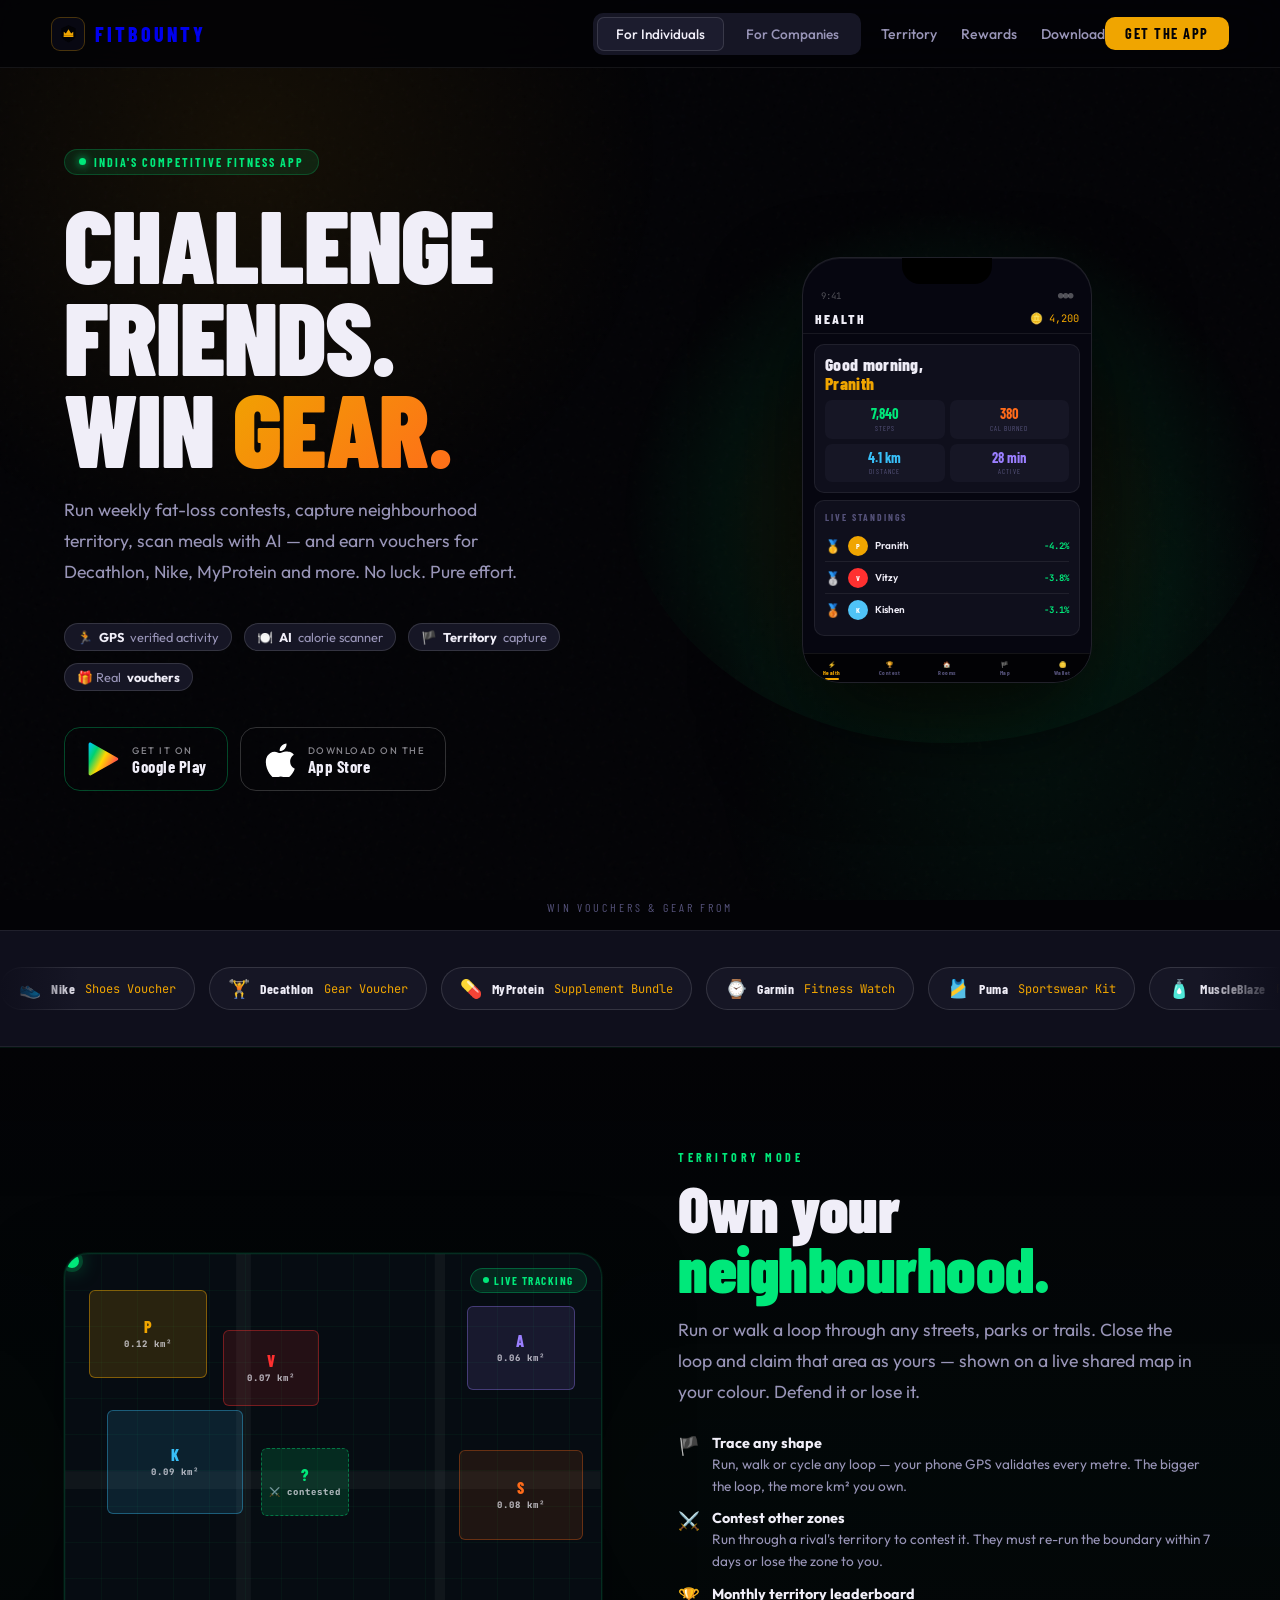
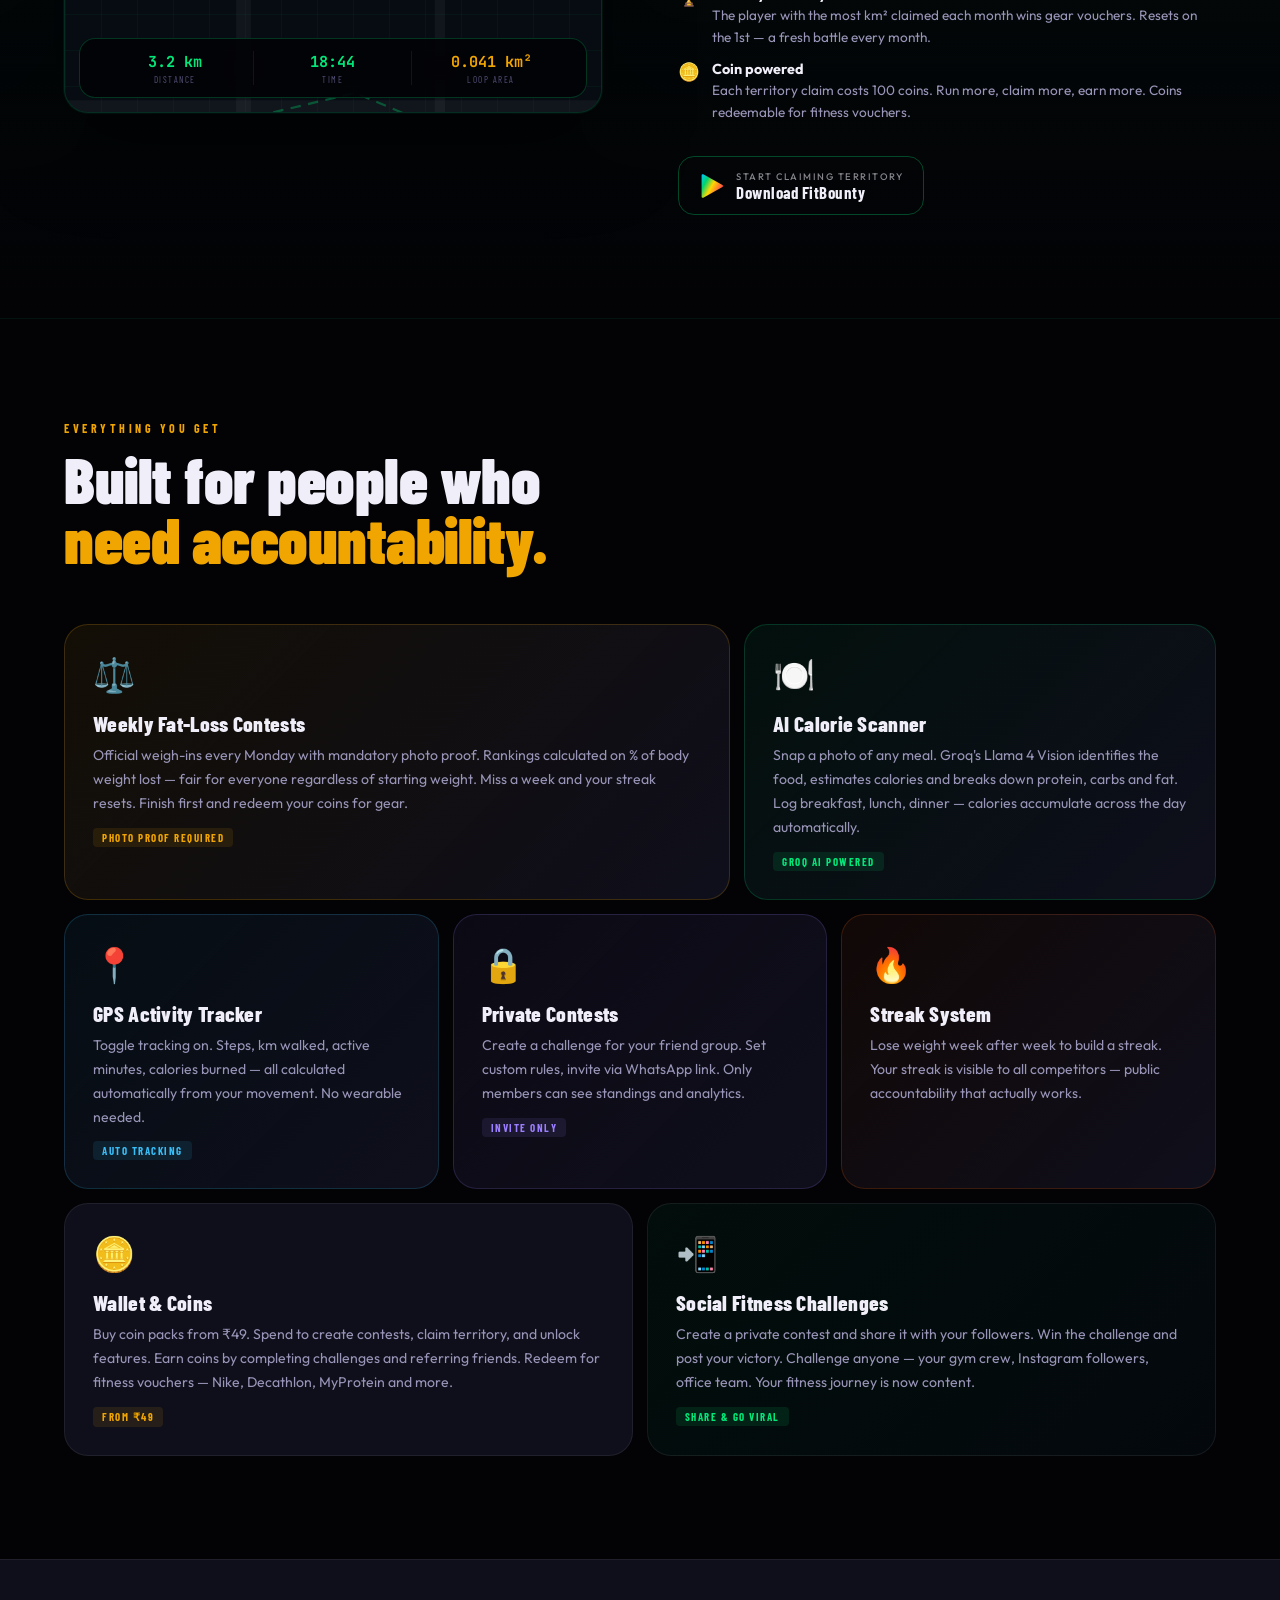
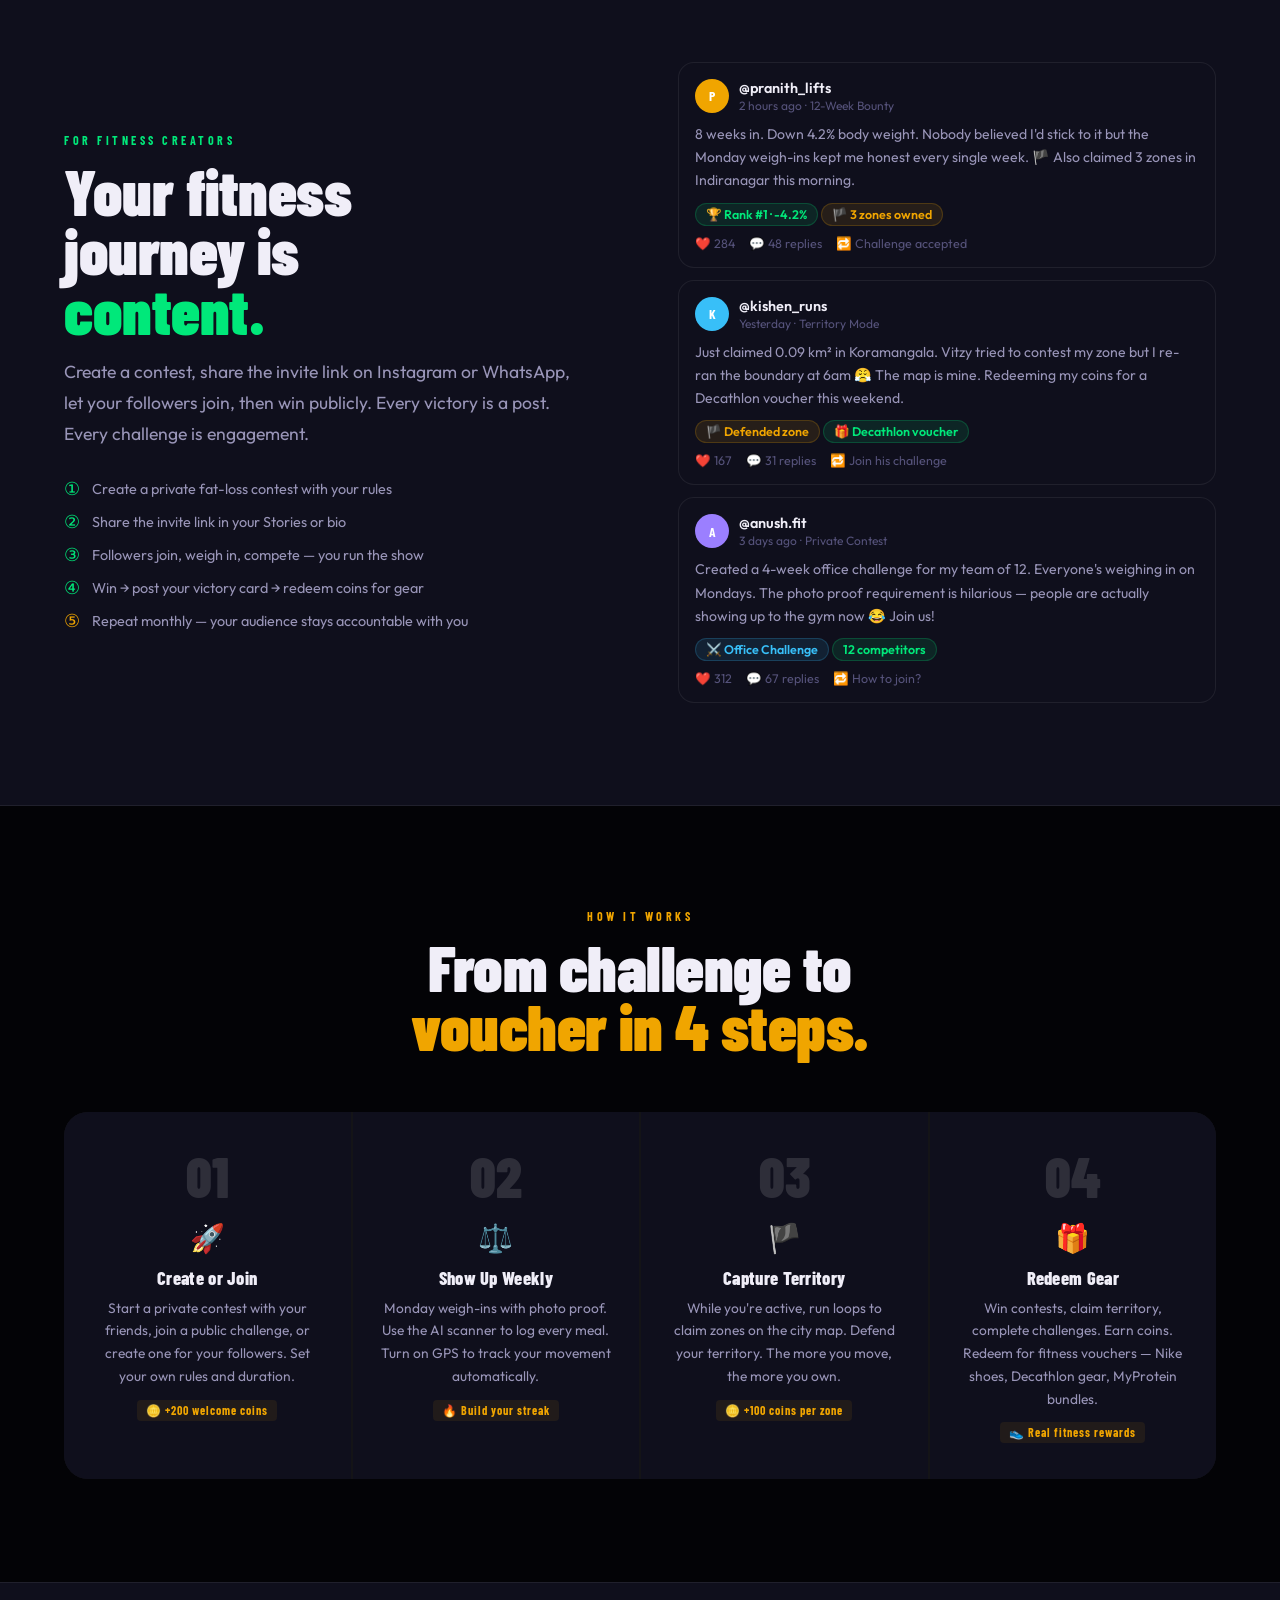
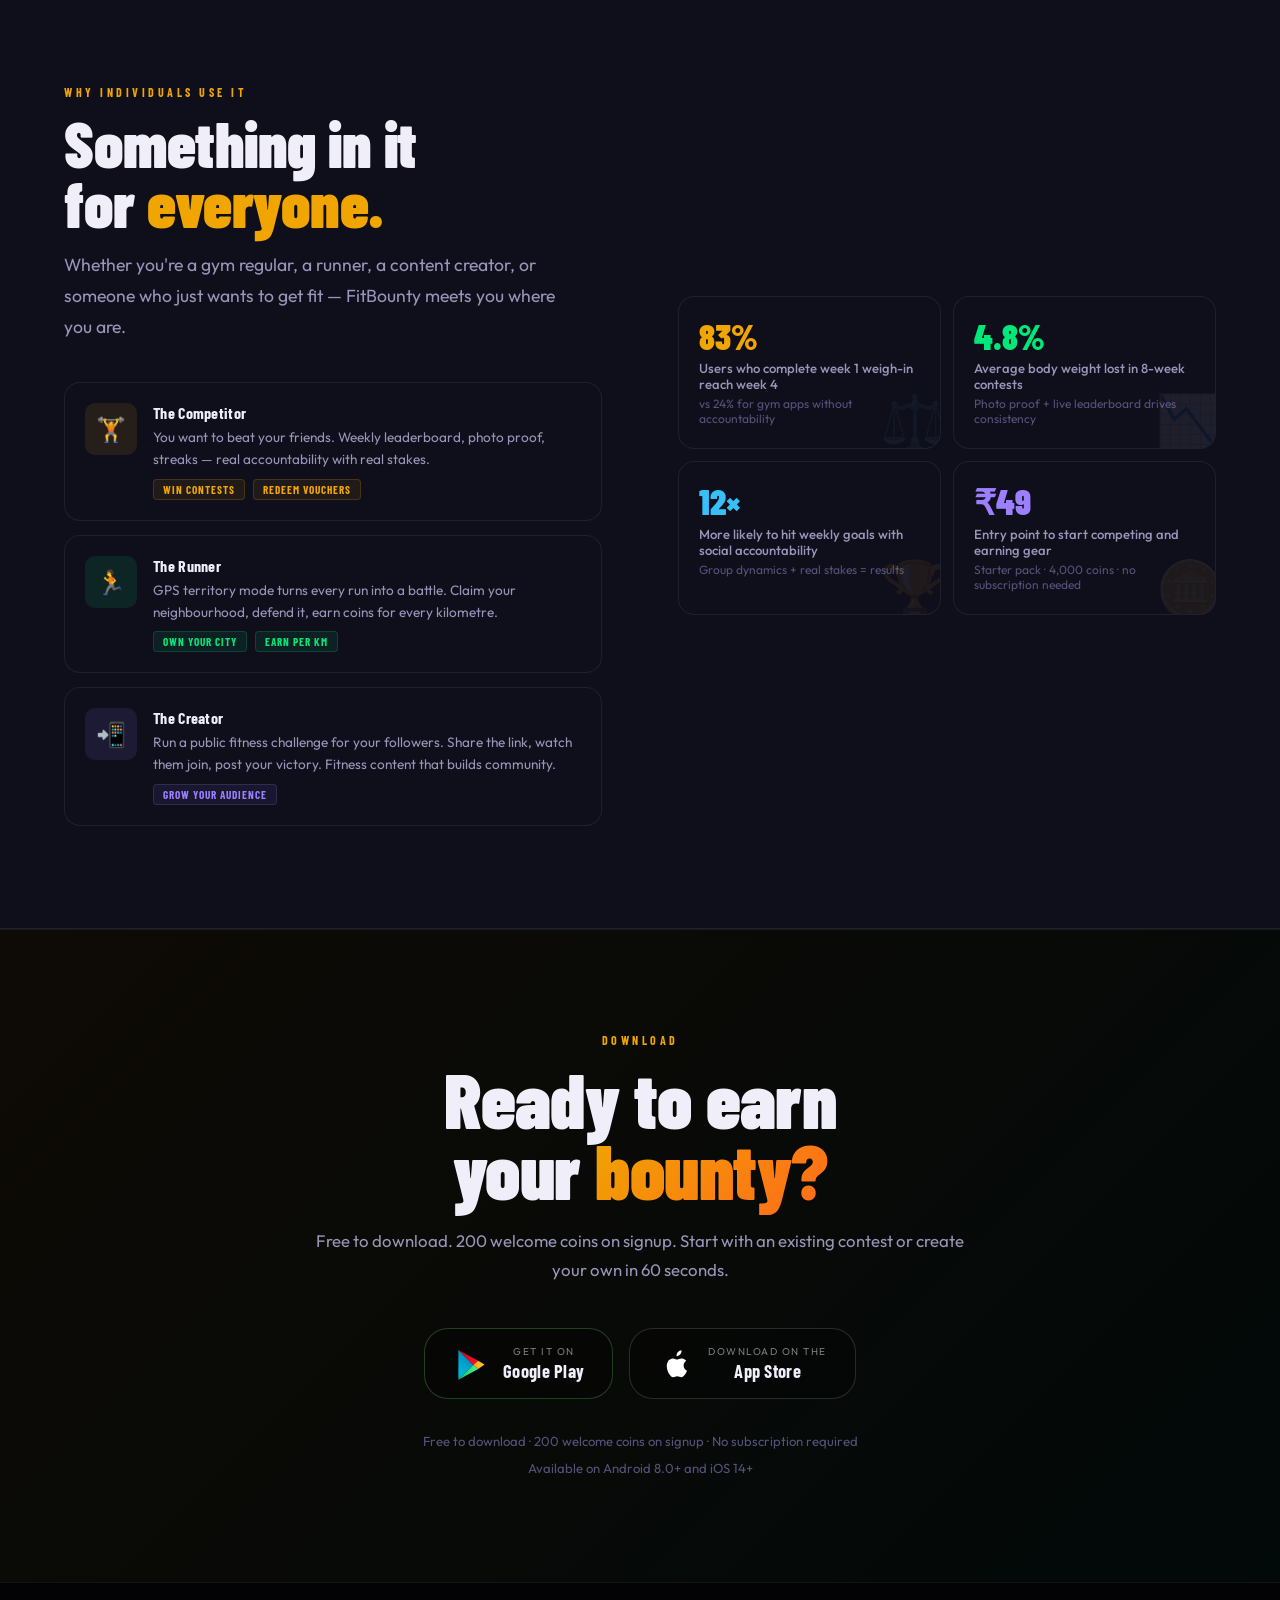
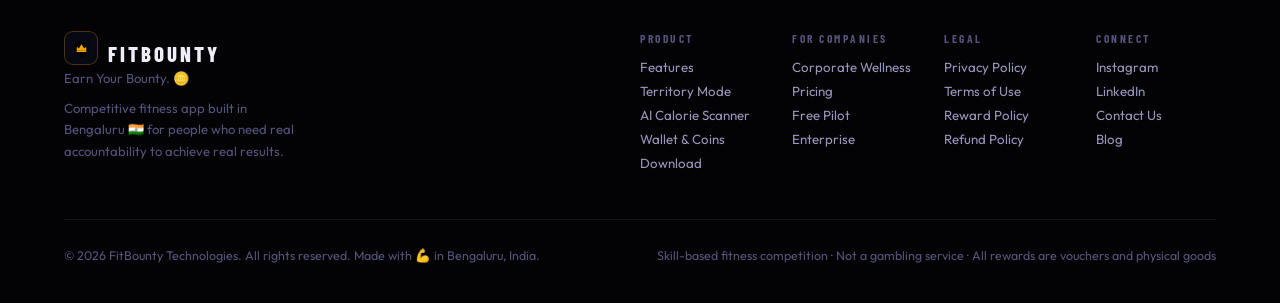
<file: website.html>
<!DOCTYPE html>
<html lang="en">
<head>
<meta charset="UTF-8">
<meta name="viewport" content="width=device-width,initial-scale=1.0">
<meta name="description" content="FitBounty — India's competitive fitness app. Win Decathlon vouchers, Nike gear, and fitness accessories by challenging friends, capturing territory, and crushing your goals.">
<title>FitBounty — Win Gear. Claim Territory. Crush Your Goals.</title>
<link rel="preconnect" href="https://fonts.googleapis.com">
<link rel="preconnect" href="https://fonts.gstatic.com" crossorigin>
<link href="https://fonts.googleapis.com/css2?family=Barlow+Condensed:wght@400;600;700;800;900&family=Outfit:wght@300;400;500;600;700&family=JetBrains+Mono:wght@400;500&display=swap" rel="stylesheet">
<style>
*,*::before,*::after{box-sizing:border-box;margin:0;padding:0}
:root{
  --bg:#030306;--bg2:#07070f;--surf:#0f0f1c;--surf2:#161625;--surf3:#1c1c2e;
  --brd:rgba(255,255,255,.07);--brd2:rgba(255,255,255,.13);
  --gold:#F0A500;--gold2:#C87800;--lime:#00E87A;--red:#FF3030;
  --blue:#38BFF8;--purple:#9B7FFF;--heat:#FF6B1A;
  --text:#F0EEF8;--text2:#9995B8;--text3:#55527A;
  --fd:'Barlow Condensed',sans-serif;--fb:'Outfit',sans-serif;--fm:'JetBrains Mono',monospace;
  --r:10px;--rl:16px;--rxl:24px;
}
html{scroll-behavior:smooth;overflow-x:hidden}
body{background:var(--bg);color:var(--text);font-family:var(--fb);overflow-x:hidden;-webkit-font-smoothing:antialiased}

/* NOISE */
body::before{content:'';position:fixed;inset:0;background-image:url("data:image/svg+xml,%3Csvg viewBox='0 0 200 200' xmlns='http://www.w3.org/2000/svg'%3E%3Cfilter id='n'%3E%3CfeTurbulence type='fractalNoise' baseFrequency='0.85' numOctaves='4' stitchTiles='stitch'/%3E%3C/filter%3E%3Crect width='100%25' height='100%25' filter='url(%23n)' opacity='0.04'/%3E%3C/svg%3E");pointer-events:none;z-index:0;opacity:.5}

/* NAV */
nav{position:fixed;top:0;left:0;right:0;z-index:999;padding:0 clamp(16px,4vw,72px);height:68px;background:rgba(3,3,6,.85);backdrop-filter:blur(24px);border-bottom:1px solid var(--brd);display:flex;align-items:center;gap:0}
.nav-logo{display:flex;align-items:center;gap:10px;text-decoration:none;margin-right:auto}
.nav-mark{width:34px;height:34px;background:#080812;border:1.5px solid rgba(240,165,0,.28);border-radius:9px;display:flex;align-items:center;justify-content:center}
.nav-wordmark{font-family:var(--fd);font-size:1.25rem;font-weight:800;letter-spacing:3px}
.nav-tabs{display:flex;gap:4px;background:var(--surf2);border-radius:var(--r);padding:4px;margin-right:20px}
.nav-tab{padding:7px 18px;border-radius:7px;border:none;background:transparent;color:var(--text2);font-family:var(--fb);font-size:.85rem;font-weight:500;cursor:pointer;transition:all .18s;white-space:nowrap}
.nav-tab.active{background:var(--surf3);color:var(--text);border:1px solid var(--brd2)}
.nav-links-right{display:flex;align-items:center;gap:24px}
.nav-links-right a{color:var(--text2);text-decoration:none;font-size:.88rem;font-weight:500;transition:color .2s}
.nav-links-right a:hover{color:var(--text)}
.nav-cta{background:var(--gold);color:#020208;border:none;border-radius:var(--r);padding:8px 20px;font-family:var(--fd);font-size:.9rem;font-weight:700;letter-spacing:1.5px;cursor:pointer;text-decoration:none;transition:all .2s;white-space:nowrap}
.nav-cta:hover{background:#FFB920;box-shadow:0 4px 20px rgba(240,165,0,.3)}
.hamburger{display:none;background:none;border:none;cursor:pointer;flex-direction:column;gap:5px;padding:4px}
.hamburger span{display:block;width:22px;height:1.5px;background:var(--text2);border-radius:2px}

/* PANELS */
.panel{display:none}
.panel.active{display:block}

/* ── HERO ── */
.hero{min-height:100svh;display:flex;align-items:center;padding:100px clamp(16px,5vw,80px) 60px;position:relative;overflow:hidden}
.hero-glow-1{position:absolute;top:-300px;left:-200px;width:900px;height:900px;background:radial-gradient(ellipse,rgba(240,165,0,.08),transparent 65%);pointer-events:none}
.hero-glow-2{position:absolute;bottom:-200px;right:-100px;width:700px;height:700px;background:radial-gradient(ellipse,rgba(0,232,122,.06),transparent 65%);pointer-events:none}
.hero-inner{max-width:1200px;margin:0 auto;width:100%;display:grid;grid-template-columns:1fr 1fr;gap:clamp(40px,6vw,100px);align-items:center;position:relative;z-index:1}
.hero-badge{display:inline-flex;align-items:center;gap:8px;background:rgba(0,232,122,.1);border:1px solid rgba(0,232,122,.22);border-radius:100px;padding:5px 14px;font-family:var(--fd);font-size:.75rem;font-weight:700;letter-spacing:2px;color:var(--lime);margin-bottom:22px}
.hero-badge .dot{width:7px;height:7px;border-radius:50%;background:var(--lime);box-shadow:0 0 8px var(--lime);animation:pulse 2s infinite}
@keyframes pulse{0%,100%{opacity:1}50%{opacity:.4}}
.hero-title{font-family:var(--fd);font-size:clamp(3rem,8vw,7rem);font-weight:900;line-height:.9;letter-spacing:-1px;margin-bottom:22px}
.hero-title .accent{background:linear-gradient(135deg,var(--gold),var(--heat));-webkit-background-clip:text;-webkit-text-fill-color:transparent;background-clip:text}
.hero-title .lime{color:var(--lime)}
.hero-desc{font-size:clamp(.95rem,1.8vw,1.1rem);color:var(--text2);line-height:1.75;margin-bottom:36px;max-width:480px}
.hero-proof-row{display:flex;flex-wrap:wrap;gap:12px;margin-bottom:36px}
.proof-pill{display:inline-flex;align-items:center;gap:6px;background:var(--surf2);border:1px solid var(--brd2);border-radius:100px;padding:5px 12px;font-size:.8rem;color:var(--text2)}
.proof-pill b{color:var(--text)}
.hero-store-row{display:flex;gap:12px;flex-wrap:wrap}
.store-btn{display:inline-flex;align-items:center;gap:11px;padding:13px 20px;border-radius:var(--rl);text-decoration:none;border:1.5px solid;transition:all .22s;cursor:pointer;background:none}
.store-btn.gplay{border-color:rgba(0,232,122,.3);color:var(--text)}
.store-btn.gplay:hover{background:rgba(0,232,122,.06);border-color:rgba(0,232,122,.5);transform:translateY(-2px)}
.store-btn.astore{border-color:rgba(255,255,255,.18);color:var(--text)}
.store-btn.astore:hover{background:rgba(255,255,255,.04);border-color:rgba(255,255,255,.28);transform:translateY(-2px)}
.sbt small{display:block;font-size:9.5px;letter-spacing:1.5px;opacity:.55;font-weight:500;text-transform:uppercase}
.sbt strong{font-family:var(--fd);font-size:1.05rem;font-weight:700;letter-spacing:.5px;display:block;line-height:1.1;margin-top:1px}

/* PHONE */
.phone-wrap{position:relative;display:flex;justify-content:center}
.phone-halo{position:absolute;inset:-60px;background:radial-gradient(ellipse at 50% 60%,rgba(240,165,0,.12),rgba(0,232,122,.06) 50%,transparent 70%);border-radius:50%;pointer-events:none}
.phone{width:clamp(220px,38vw,290px);background:#060610;border-radius:38px;border:1.5px solid rgba(255,255,255,.11);box-shadow:0 48px 96px rgba(0,0,0,.7),inset 0 1px 0 rgba(255,255,255,.06);overflow:hidden;position:relative}
.ph-notch{width:90px;height:26px;background:#000;border-radius:0 0 18px 18px;margin:0 auto}
.ph-status{display:flex;justify-content:space-between;padding:6px 18px 0;font-size:9px;color:rgba(255,255,255,.3);font-family:var(--fm)}
.ph-tbar{display:flex;align-items:center;justify-content:space-between;padding:8px 12px 6px;border-bottom:1px solid var(--brd)}
.ph-tbar-t{font-family:var(--fd);font-size:.85rem;font-weight:800;letter-spacing:2px}
.ph-tbar-r{font-family:var(--fm);font-size:.65rem;color:var(--gold)}
.ph-body{padding:10px 11px}
.ph-card{background:var(--surf);border:1px solid var(--brd);border-radius:10px;padding:10px;margin-bottom:7px}
.ph-greeting{font-family:var(--fd);font-size:1.1rem;font-weight:800;letter-spacing:.3px;margin-bottom:7px;line-height:1.1}
.ph-stat-g{display:grid;grid-template-columns:1fr 1fr;gap:5px}
.ph-stat{background:var(--surf2);border-radius:7px;padding:7px 8px;text-align:center}
.ph-sv{font-family:var(--fd);font-size:.9rem;font-weight:700;line-height:1}
.ph-sk{font-size:7px;color:var(--text3);font-family:var(--fd);letter-spacing:1px;margin-top:2px;text-transform:uppercase}
.ph-row{display:flex;align-items:center;gap:7px;padding:5.5px 0;border-bottom:1px solid var(--brd)}
.ph-row:last-child{border:none}
.ph-av{width:20px;height:20px;border-radius:50%;display:flex;align-items:center;justify-content:center;font-size:8px;font-weight:700;color:#fff;font-family:var(--fd);flex-shrink:0}
.ph-rn{font-size:10px;font-weight:600;flex:1}
.ph-rpct{font-family:var(--fm);font-size:9px;color:var(--lime);font-weight:700}
.ph-bnav{display:flex;background:rgba(3,3,6,.98);border-top:1px solid var(--brd);padding:7px 0 2px}
.ph-ni{flex:1;display:flex;flex-direction:column;align-items:center;gap:1px;font-size:6px;font-family:var(--fd);font-weight:700;letter-spacing:.5px;color:var(--text3)}
.ph-ni.on{color:var(--gold)}
.ph-ni-line{width:14px;height:2px;border-radius:1px;background:var(--gold);margin-top:1px;opacity:0}
.ph-ni.on .ph-ni-line{opacity:1}

/* VOUCHER REWARDS */
.rewards-marquee-wrap{overflow:hidden;padding:36px 0;background:var(--surf);border-top:1px solid var(--brd);border-bottom:1px solid var(--brd);position:relative;z-index:1}
.rewards-marquee-wrap::before,.rewards-marquee-wrap::after{content:'';position:absolute;top:0;bottom:0;width:80px;z-index:2}
.rewards-marquee-wrap::before{left:0;background:linear-gradient(to right,var(--surf),transparent)}
.rewards-marquee-wrap::after{right:0;background:linear-gradient(to left,var(--surf),transparent)}
.rewards-marquee{display:flex;gap:14px;animation:marquee 28s linear infinite;width:max-content}
.rewards-marquee-wrap:hover .rewards-marquee{animation-play-state:paused}
@keyframes marquee{from{transform:translateX(0)}to{transform:translateX(-50%)}}
.reward-chip{display:flex;align-items:center;gap:10px;background:var(--surf2);border:1px solid var(--brd2);border-radius:100px;padding:9px 18px;white-space:nowrap;flex-shrink:0;cursor:default;transition:border-color .2s}
.reward-chip:hover{border-color:rgba(240,165,0,.35)}
.reward-chip-icon{font-size:18px}
.reward-chip-name{font-family:var(--fd);font-size:.85rem;font-weight:700;letter-spacing:.5px}
.reward-chip-val{font-family:var(--fm);font-size:.75rem;color:var(--gold)}
.rewards-marquee-label{text-align:center;font-family:var(--fd);font-size:.75rem;letter-spacing:3px;color:var(--text3);margin-bottom:16px}

/* SECTION SKELETON */
section,.section{padding:clamp(64px,8vw,112px) clamp(16px,5vw,80px);position:relative;z-index:1}
.inner{max-width:1200px;margin:0 auto}
.eyebrow{font-family:var(--fd);font-size:.75rem;font-weight:700;letter-spacing:3.5px;color:var(--gold);text-transform:uppercase;margin-bottom:14px;display:block}
.eyebrow.lime{color:var(--lime)}
.eyebrow.blue{color:var(--blue)}
.eyebrow.purple{color:var(--purple)}
.section-h{font-family:var(--fd);font-size:clamp(2.2rem,5vw,4.5rem);font-weight:900;line-height:.93;letter-spacing:-.5px;margin-bottom:18px}
.section-p{font-size:clamp(.9rem,1.7vw,1.1rem);color:var(--text2);line-height:1.75;max-width:520px}

/* FEATURES BENTO */
.bento{display:grid;grid-template-columns:repeat(12,1fr);gap:14px;margin-top:56px}
.bento-card{background:var(--surf);border:1px solid var(--brd);border-radius:var(--rxl);padding:28px;position:relative;overflow:hidden;transition:transform .22s,border-color .22s}
.bento-card:hover{transform:translateY(-4px);border-color:var(--brd2)}
.bc-1{grid-column:span 7}
.bc-2{grid-column:span 5}
.bc-3{grid-column:span 4}
.bc-4{grid-column:span 4}
.bc-5{grid-column:span 4}
.bc-6{grid-column:span 6}
.bc-7{grid-column:span 6}
.bento-card.acc-gold{border-color:rgba(240,165,0,.2);background:linear-gradient(135deg,rgba(240,165,0,.07),var(--surf))}
.bento-card.acc-lime{border-color:rgba(0,232,122,.18);background:linear-gradient(135deg,rgba(0,232,122,.06),var(--surf))}
.bento-card.acc-blue{border-color:rgba(56,191,248,.18);background:linear-gradient(135deg,rgba(56,191,248,.06),var(--surf))}
.bento-card.acc-purple{border-color:rgba(155,127,255,.18);background:linear-gradient(135deg,rgba(155,127,255,.06),var(--surf))}
.bento-card.acc-heat{border-color:rgba(255,107,26,.18);background:linear-gradient(135deg,rgba(255,107,26,.06),var(--surf))}
.bi{font-size:34px;margin-bottom:14px;display:block}
.bt{font-family:var(--fd);font-size:1.35rem;font-weight:800;letter-spacing:.3px;margin-bottom:8px}
.bd{font-size:.88rem;color:var(--text2);line-height:1.7}
.btag{display:inline-block;font-family:var(--fd);font-size:.68rem;font-weight:700;letter-spacing:1.5px;padding:3px 9px;border-radius:4px;margin-top:12px}

/* TERRITORY HERO SECTION */
.territory-section{background:linear-gradient(180deg,var(--bg) 0%,rgba(0,232,122,.025) 50%,var(--bg) 100%);border-top:1px solid rgba(0,232,122,.07);border-bottom:1px solid rgba(0,232,122,.07)}
.terr-layout{display:grid;grid-template-columns:1fr 1fr;gap:clamp(40px,6vw,96px);align-items:center;max-width:1200px;margin:0 auto}
.terr-map-container{position:relative;height:460px;border-radius:var(--rxl);overflow:hidden;background:#060c12;border:1px solid rgba(0,232,122,.15);box-shadow:0 32px 80px rgba(0,0,0,.5),0 0 0 1px rgba(0,232,122,.08)}
.tm-grid{position:absolute;inset:0;background-image:linear-gradient(rgba(0,232,122,.04) 1px,transparent 1px),linear-gradient(90deg,rgba(0,232,122,.04) 1px,transparent 1px);background-size:36px 36px}
.tm-roads{position:absolute;inset:0}
.tz{position:absolute;border-radius:6px;transition:all .3s;animation:tz-breathe 5s ease-in-out infinite}
.tz.c1{width:118px;height:88px;top:36px;left:24px;background:rgba(240,165,0,.15);border:1.5px solid rgba(240,165,0,.45);animation-delay:0s}
.tz.c2{width:96px;height:76px;top:76px;left:158px;background:rgba(255,48,48,.12);border:1.5px solid rgba(255,48,48,.38);animation-delay:.6s}
.tz.c3{width:136px;height:104px;top:156px;left:42px;background:rgba(56,191,248,.12);border:1.5px solid rgba(56,191,248,.38);animation-delay:1.1s}
.tz.c4{width:88px;height:68px;top:194px;left:196px;background:rgba(0,232,122,.14);border:1.5px dashed rgba(0,232,122,.4);animation-delay:1.8s}
.tz.c5{width:108px;height:84px;top:52px;right:26px;background:rgba(155,127,255,.12);border:1.5px solid rgba(155,127,255,.35);animation-delay:.3s}
.tz.c6{width:124px;height:90px;top:196px;right:18px;background:rgba(255,107,26,.1);border:1.5px solid rgba(255,107,26,.32);animation-delay:2.2s}
@keyframes tz-breathe{0%,100%{opacity:.8;transform:scale(1)}50%{opacity:1;transform:scale(1.01)}}
.tz-label{position:absolute;inset:0;display:flex;flex-direction:column;align-items:center;justify-content:center;font-family:var(--fd);font-weight:800;letter-spacing:1px}
.tz-owner{font-size:16px}
.tz-km{font-size:9px;opacity:.7;margin-top:2px;font-family:var(--fm)}
.tm-runner{position:absolute;width:14px;height:14px;border-radius:50%;background:var(--lime);box-shadow:0 0 0 4px rgba(0,232,122,.2),0 0 20px rgba(0,232,122,.6);animation:runner 8s linear infinite;z-index:10}
@keyframes runner{0%{left:18px;top:340px}20%{left:160px;top:300px}40%{left:310px;top:340px}60%{left:280px;top:400px}80%{left:140px;top:420px}100%{left:18px;top:340px}}
.tm-trace{position:absolute;inset:0;pointer-events:none}
.tm-hud{position:absolute;bottom:14px;left:14px;right:14px;background:rgba(3,3,6,.88);backdrop-filter:blur(14px);border:1px solid rgba(0,232,122,.22);border-radius:var(--rl);padding:12px 16px;display:flex;gap:0}
.tm-hud-s{flex:1;text-align:center;padding:0 8px}
.tm-hud-s+.tm-hud-s{border-left:1px solid var(--brd)}
.tm-hud-v{font-family:var(--fm);font-size:.95rem;font-weight:700;color:var(--lime)}
.tm-hud-k{font-size:9px;color:var(--text3);font-family:var(--fd);letter-spacing:1.5px;margin-top:2px;text-transform:uppercase}
.tm-badge{position:absolute;top:14px;right:14px;background:rgba(0,232,122,.12);border:1px solid rgba(0,232,122,.3);border-radius:100px;padding:5px 12px;font-family:var(--fd);font-size:.7rem;font-weight:700;letter-spacing:1.5px;color:var(--lime);display:flex;align-items:center;gap:5px}
.tm-badge .dot{width:6px;height:6px;border-radius:50%;background:var(--lime);animation:pulse 2s infinite}

/* HOW IT WORKS */
.how-grid{display:grid;grid-template-columns:repeat(auto-fit,minmax(200px,1fr));gap:2px;margin-top:56px;background:var(--brd);border-radius:var(--rxl);overflow:hidden}
.how-step{background:var(--surf);padding:36px 28px;position:relative;transition:background .2s}
.how-step:hover{background:var(--surf2)}
.hs-num{font-family:var(--fd);font-size:3.5rem;font-weight:900;line-height:1;color:var(--brd2);margin-bottom:16px}
.hs-icon{font-size:28px;margin-bottom:12px;display:block}
.hs-title{font-family:var(--fd);font-size:1.15rem;font-weight:800;letter-spacing:.3px;margin-bottom:8px}
.hs-desc{font-size:.86rem;color:var(--text2);line-height:1.65}
.hs-earn{display:inline-flex;align-items:center;gap:6px;margin-top:12px;font-family:var(--fd);font-size:.75rem;font-weight:700;letter-spacing:1px;color:var(--gold);background:rgba(240,165,0,.08);border-radius:4px;padding:3px 9px}

/* SOCIAL SECTION */
.social-layout{display:grid;grid-template-columns:1fr 1fr;gap:clamp(40px,6vw,96px);align-items:center;max-width:1200px;margin:0 auto}
.social-feed{display:flex;flex-direction:column;gap:12px}
.sf-post{background:var(--surf);border:1px solid var(--brd);border-radius:var(--rl);padding:16px;transition:border-color .2s}
.sf-post:hover{border-color:var(--brd2)}
.sf-post-head{display:flex;align-items:center;gap:10px;margin-bottom:10px}
.sf-av{width:34px;height:34px;border-radius:50%;display:flex;align-items:center;justify-content:center;font-family:var(--fd);font-size:.85rem;font-weight:700;color:#fff;flex-shrink:0}
.sf-name{font-weight:600;font-size:.9rem}
.sf-meta{font-size:.75rem;color:var(--text3);margin-top:1px}
.sf-body{font-size:.88rem;color:var(--text2);line-height:1.65;margin-bottom:10px}
.sf-tag{display:inline-flex;align-items:center;gap:5px;font-size:.78rem;font-weight:600;border-radius:100px;padding:3px 10px}
.sf-tag.won{background:rgba(0,232,122,.1);color:var(--lime);border:1px solid rgba(0,232,122,.2)}
.sf-tag.claimed{background:rgba(240,165,0,.1);color:var(--gold);border:1px solid rgba(240,165,0,.2)}
.sf-tag.challenged{background:rgba(56,191,248,.1);color:var(--blue);border:1px solid rgba(56,191,248,.2)}
.sf-stats{display:flex;gap:14px;margin-top:10px;font-size:.78rem;color:var(--text3)}
.sf-stats span{display:flex;align-items:center;gap:4px}

/* INDIVIDUAL PANEL */
.individual-hero{max-width:1200px;margin:0 auto;display:grid;grid-template-columns:1fr 1fr;gap:clamp(40px,6vw,100px);align-items:center}
.persona-row{display:flex;flex-direction:column;gap:14px;margin-top:40px}
.persona{background:var(--surf);border:1px solid var(--brd);border-radius:var(--rl);padding:20px;display:flex;gap:16px;transition:border-color .2s;cursor:default}
.persona:hover{border-color:var(--brd2)}
.persona-icon{font-size:28px;flex-shrink:0;width:52px;height:52px;border-radius:var(--r);display:flex;align-items:center;justify-content:center}
.persona-body h4{font-family:var(--fd);font-size:1rem;font-weight:700;letter-spacing:.3px;margin-bottom:5px}
.persona-body p{font-size:.85rem;color:var(--text2);line-height:1.6}
.earn-row{display:flex;flex-wrap:wrap;gap:8px;margin-top:8px}
.earn-tag{font-family:var(--fd);font-size:.7rem;font-weight:700;letter-spacing:1px;padding:3px 9px;border-radius:4px;background:rgba(240,165,0,.08);border:1px solid rgba(240,165,0,.18);color:var(--gold)}
.indiv-stats-grid{display:grid;grid-template-columns:1fr 1fr;gap:12px}
.indiv-stat{background:var(--surf);border:1px solid var(--brd);border-radius:var(--rl);padding:22px 20px;position:relative;overflow:hidden}
.indiv-stat-v{font-family:var(--fd);font-size:2.2rem;font-weight:900;line-height:1;margin-bottom:6px}
.indiv-stat-k{font-size:.82rem;color:var(--text2);font-weight:500}
.indiv-stat-sub{font-size:.75rem;color:var(--text3);margin-top:4px}
.indiv-stat-bg{position:absolute;right:-10px;bottom:-10px;font-size:56px;opacity:.07}

/* B2B PANEL */
.b2b-hero{display:grid;grid-template-columns:1fr 1fr;gap:clamp(40px,6vw,100px);align-items:center;max-width:1200px;margin:0 auto}
.b2b-metrics{display:grid;grid-template-columns:1fr 1fr;gap:12px;margin-top:36px}
.b2b-metric{background:var(--surf);border:1px solid var(--brd);border-radius:var(--rl);padding:22px 20px;overflow:hidden;position:relative;transition:border-color .2s}
.b2b-metric:hover{border-color:var(--brd2)}
.bm-num{font-family:var(--fd);font-size:2.4rem;font-weight:900;line-height:1;margin-bottom:4px}
.bm-label{font-size:.82rem;color:var(--text2);font-weight:500;margin-bottom:3px}
.bm-src{font-size:.72rem;color:var(--text3)}
.bm-bar{height:3px;background:var(--surf2);border-radius:2px;margin-top:12px;overflow:hidden}
.bm-bar-fill{height:100%;border-radius:2px;transition:width 1.5s ease}
.b2b-features{display:flex;flex-direction:column;gap:12px}
.b2b-feat{background:var(--surf);border:1px solid var(--brd);border-radius:var(--rl);padding:18px 20px;display:flex;gap:14px;transition:border-color .2s}
.b2b-feat:hover{border-color:var(--brd2)}
.b2b-feat-icon{font-size:22px;width:44px;height:44px;border-radius:var(--r);display:flex;align-items:center;justify-content:center;flex-shrink:0;background:var(--surf2)}
.b2b-feat-body h4{font-family:var(--fd);font-size:.95rem;font-weight:700;letter-spacing:.3px;margin-bottom:4px}
.b2b-feat-body p{font-size:.83rem;color:var(--text2);line-height:1.6}
.b2b-plans{display:grid;grid-template-columns:repeat(3,1fr);gap:14px;margin-top:56px;max-width:1200px;margin-left:auto;margin-right:auto}
.b2b-plan{background:var(--surf);border:1px solid var(--brd);border-radius:var(--rxl);padding:32px 28px;position:relative;overflow:hidden;transition:transform .22s}
.b2b-plan:hover{transform:translateY(-4px)}
.b2b-plan.featured{border-color:rgba(56,191,248,.3);background:linear-gradient(135deg,rgba(56,191,248,.07),var(--surf))}
.b2b-plan.featured::before{content:'MOST POPULAR';position:absolute;top:14px;right:14px;font-family:var(--fd);font-size:.65rem;letter-spacing:1.5px;color:var(--blue);background:rgba(56,191,248,.1);border:1px solid rgba(56,191,248,.25);border-radius:4px;padding:2px 8px}
.bp-tier{font-family:var(--fd);font-size:.8rem;font-weight:700;letter-spacing:2.5px;color:var(--text3);margin-bottom:12px}
.bp-price{font-family:var(--fd);font-size:2.4rem;font-weight:900;line-height:1;margin-bottom:4px}
.bp-price-sub{font-size:.82rem;color:var(--text3);margin-bottom:20px}
.bp-feature{display:flex;align-items:flex-start;gap:8px;font-size:.85rem;color:var(--text2);padding:6px 0;border-bottom:1px solid var(--brd)}
.bp-feature:last-of-type{border-bottom:none}
.bp-check{color:var(--lime);flex-shrink:0;font-size:.9rem}
.bp-cta{width:100%;padding:12px;border:none;border-radius:var(--r);font-family:var(--fd);font-size:.9rem;font-weight:700;letter-spacing:1.5px;cursor:pointer;margin-top:20px;transition:all .2s}
.bp-cta.outline{background:transparent;color:var(--text2);border:1.5px solid var(--brd2)}
.bp-cta.outline:hover{background:var(--surf2);color:var(--text)}
.bp-cta.primary{background:var(--blue);color:#020208;box-shadow:0 4px 16px rgba(56,191,248,.2)}
.bp-cta.primary:hover{box-shadow:0 8px 24px rgba(56,191,248,.3)}
.b2b-trust{display:flex;flex-wrap:wrap;gap:16px;margin-top:40px;max-width:1200px;margin-left:auto;margin-right:auto}
.trust-chip{display:flex;align-items:center;gap:10px;background:var(--surf);border:1px solid var(--brd);border-radius:100px;padding:10px 18px;font-size:.85rem;color:var(--text2)}
.trust-chip span{font-weight:600;color:var(--text)}

/* DOWNLOAD CTA */
.dl-section{text-align:center;background:linear-gradient(135deg,rgba(240,165,0,.05),rgba(0,232,122,.03));border-top:1px solid var(--brd)}
.dl-inner{max-width:680px;margin:0 auto}
.dl-title{font-family:var(--fd);font-size:clamp(2.5rem,6vw,5.5rem);font-weight:900;line-height:.93;letter-spacing:-.5px;margin-bottom:20px}
.dl-sub{font-size:1.05rem;color:var(--text2);line-height:1.75;margin-bottom:44px}
.dl-store-row{display:flex;gap:16px;justify-content:center;flex-wrap:wrap}
.dl-store{display:inline-flex;align-items:center;gap:14px;padding:16px 28px;border-radius:var(--rxl);text-decoration:none;border:1.5px solid;transition:all .22s}
.dl-store.android{background:rgba(0,0,0,.3);border-color:rgba(100,200,100,.3);color:var(--text)}
.dl-store.android:hover{background:rgba(0,0,0,.5);border-color:rgba(100,200,100,.6);transform:translateY(-2px);box-shadow:0 12px 36px rgba(0,0,0,.4)}
.dl-store.ios{background:rgba(0,0,0,.3);border-color:rgba(255,255,255,.15);color:var(--text)}
.dl-store.ios:hover{background:rgba(0,0,0,.5);border-color:rgba(255,255,255,.3);transform:translateY(-2px);box-shadow:0 12px 36px rgba(0,0,0,.4)}
.dl-store-icon{width:36px;height:36px;flex-shrink:0}
.dl-store-txt small{display:block;font-size:10px;letter-spacing:1.5px;opacity:.5;text-transform:uppercase;margin-bottom:2px}
.dl-store-txt strong{font-family:var(--fd);font-size:1.15rem;font-weight:700;letter-spacing:.3px;display:block}
.dl-footnote{margin-top:32px;font-size:.82rem;color:var(--text3);line-height:1.6}

/* FOOTER */
footer{padding:48px clamp(16px,5vw,80px) 40px;border-top:1px solid var(--brd);position:relative;z-index:1}
.footer-top{display:grid;grid-template-columns:1fr auto;gap:40px;margin-bottom:40px}
.footer-brand-name{font-family:var(--fd);font-size:1.3rem;font-weight:800;letter-spacing:3px;margin-top:10px;display:block}
.footer-tagline{font-size:.82rem;color:var(--text3);margin-top:4px}
.footer-desc{font-size:.82rem;color:var(--text3);margin-top:12px;max-width:240px;line-height:1.65}
.footer-cols{display:grid;grid-template-columns:repeat(4,120px);gap:32px}
.footer-col h4{font-family:var(--fd);font-size:.72rem;font-weight:700;letter-spacing:2.5px;color:var(--text3);text-transform:uppercase;margin-bottom:14px}
.footer-col a{display:block;color:var(--text2);text-decoration:none;font-size:.83rem;margin-bottom:8px;transition:color .18s}
.footer-col a:hover{color:var(--text)}
.footer-bottom{display:flex;align-items:center;justify-content:space-between;padding-top:28px;border-top:1px solid var(--brd);flex-wrap:wrap;gap:10px}
.footer-bottom p{font-size:.78rem;color:var(--text3)}

/* ANIMATIONS */
@keyframes fadeUp{from{opacity:0;transform:translateY(28px)}to{opacity:1;transform:translateY(0)}}
.fade-up{opacity:0;transform:translateY(30px);transition:opacity .65s ease,transform .65s ease}
.fade-up.vis{opacity:1;transform:translateY(0)}

/* RESPONSIVE */
@media(max-width:900px){
  .hero-inner,.terr-layout,.social-layout,.individual-hero,.b2b-hero{grid-template-columns:1fr}
  .bento{grid-template-columns:1fr 1fr}
  .bc-1,.bc-2,.bc-3,.bc-4,.bc-5,.bc-6,.bc-7{grid-column:span 2}
  .b2b-plans{grid-template-columns:1fr}
  .footer-top{grid-template-columns:1fr}
  .footer-cols{grid-template-columns:repeat(2,1fr)}
  .phone-wrap{order:-1}
}
@media(max-width:640px){
  .nav-tabs{display:none}
  .nav-links-right{display:none}
  .hamburger{display:flex}
  .bento{grid-template-columns:1fr}
  .bc-1,.bc-2,.bc-3,.bc-4,.bc-5,.bc-6,.bc-7{grid-column:span 1}
  .b2b-metrics{grid-template-columns:1fr}
  .indiv-stats-grid{grid-template-columns:1fr}
  .footer-cols{grid-template-columns:repeat(2,1fr)}
  .dl-store-row{flex-direction:column;align-items:center}
  .dl-store{width:100%;max-width:300px;justify-content:center}
}

/* panels controlled by .panel.active class and JS */
</style>
</head>
<body>

<!-- NAV -->
<nav>
  <a href="#" class="nav-logo">
    <div class="nav-mark">
      <svg width="19" height="19" viewBox="0 0 64 64" fill="none"><path d="M32 4L56 14L56 36Q56 52 32 62Q8 52 8 36L8 14Z" fill="#030306"/><path d="M16 38L16 26L23 32L32 18L41 32L48 26L48 38Z" fill="#F0A500"/><rect x="15" y="38" width="34" height="5.5" rx="2.5" fill="#F0A500"/></svg>
    </div>
    <span class="nav-wordmark">FITBOUNTY</span>
  </a>
  <div class="nav-tabs" id="navTabs">
    <button class="nav-tab active" onclick="switchPanel('individual',this)">For Individuals</button>
    <button class="nav-tab" onclick="switchPanel('b2b',this)">For Companies</button>
  </div>
  <div class="nav-links-right">
    <a href="#territory">Territory</a>
    <a href="#rewards">Rewards</a>
    <a href="#download">Download</a>
  </div>
  <a href="#download" class="nav-cta">GET THE APP</a>
  <button class="hamburger" onclick="toggleMobileMenu()" aria-label="Menu">
    <span></span><span></span><span></span>
  </button>
</nav>

<!-- ════════════════════════════════════════
     INDIVIDUAL PANEL
════════════════════════════════════════ -->
<div id="panel-individual" class="panel active">

  <!-- HERO -->
  <div class="hero">
    <div class="hero-glow-1"></div>
    <div class="hero-glow-2"></div>
    <div class="hero-inner">
      <div>
        <div class="hero-badge"><span class="dot"></span> INDIA'S COMPETITIVE FITNESS APP</div>
        <h1 class="hero-title">CHALLENGE<br>FRIENDS.<br>WIN <span class="accent">GEAR.</span></h1>
        <p class="hero-desc">Run weekly fat-loss contests, capture neighbourhood territory, scan meals with AI — and earn vouchers for Decathlon, Nike, MyProtein and more. No luck. Pure effort.</p>
        <div class="hero-proof-row">
          <span class="proof-pill">🏃 <b>GPS</b> verified activity</span>
          <span class="proof-pill">🍽️ <b>AI</b> calorie scanner</span>
          <span class="proof-pill">🏴 <b>Territory</b> capture</span>
          <span class="proof-pill">🎁 Real <b>vouchers</b></span>
        </div>
        <div class="hero-store-row">
          <a href="#download" class="store-btn gplay">
            <!-- Google Play Official Icon -->
            <svg class="dl-store-icon" viewBox="0 0 40 40" fill="none" xmlns="http://www.w3.org/2000/svg">
              <path d="M4 3.5C4 2.1 5.5 1.3 6.6 2L36.1 18.5C37.2 19.2 37.2 20.8 36.1 21.5L6.6 38C5.5 38.7 4 37.9 4 36.5V3.5Z" fill="url(#gp_grad)"/>
              <defs>
                <linearGradient id="gp_grad" x1="4" y1="1.8" x2="37" y2="20" gradientUnits="userSpaceOnUse">
                  <stop offset="0%" stop-color="#00C6FF"/>
                  <stop offset="30%" stop-color="#00D26F"/>
                  <stop offset="60%" stop-color="#FFD700"/>
                  <stop offset="100%" stop-color="#FF4A4A"/>
                </linearGradient>
              </defs>
            </svg>
            <div class="sbt"><small>GET IT ON</small><strong>Google Play</strong></div>
          </a>
          <a href="#download" class="store-btn astore">
            <!-- Apple App Store Official Icon -->
            <svg class="dl-store-icon" viewBox="0 0 40 40" fill="none" xmlns="http://www.w3.org/2000/svg">
              <path d="M26.5 8.5C27.8 6.9 28.6 4.8 28.3 2.7C26.4 2.8 24.1 4 22.7 5.6C21.4 7 20.4 9.2 20.8 11.2C22.9 11.3 25.1 10 26.5 8.5Z" fill="white"/>
              <path d="M28.2 11.8C25.2 11.6 22.7 13.4 21.2 13.4C19.7 13.4 17.5 11.9 15.1 11.9C11.8 12 8.7 13.9 7 16.8C3.6 22.7 6.1 31.4 9.4 36.2C11.1 38.6 13.1 41.2 15.7 41.1C18.2 41 19.2 39.5 22 39.5C24.9 39.5 25.7 41.1 28.4 41C31.1 41 32.9 38.7 34.6 36.3C36.6 33.5 37.4 30.9 37.5 30.7C37.4 30.7 32.5 28.8 32.4 22.9C32.4 17.9 36.3 15.5 36.5 15.3C34.3 12.1 31 11.9 28.2 11.8Z" fill="white"/>
            </svg>
            <div class="sbt"><small>DOWNLOAD ON THE</small><strong>App Store</strong></div>
          </a>
        </div>
      </div>
      <div class="phone-wrap fade-up">
        <div class="phone-halo"></div>
        <div class="phone">
          <div class="ph-notch"></div>
          <div class="ph-status"><span>9:41</span><span>●●●</span></div>
          <div class="ph-tbar"><span class="ph-tbar-t">HEALTH</span><span class="ph-tbar-r">🪙 4,200</span></div>
          <div class="ph-body">
            <div class="ph-card">
              <div class="ph-greeting">Good morning,<br><span style="color:#F0A500">Pranith</span></div>
              <div class="ph-stat-g">
                <div class="ph-stat"><div class="ph-sv" style="color:#00E87A">7,840</div><div class="ph-sk">STEPS</div></div>
                <div class="ph-stat"><div class="ph-sv" style="color:#FF6B1A">380</div><div class="ph-sk">CAL BURNED</div></div>
                <div class="ph-stat"><div class="ph-sv" style="color:#38BFF8">4.1 km</div><div class="ph-sk">DISTANCE</div></div>
                <div class="ph-stat"><div class="ph-sv" style="color:#9B7FFF">28 min</div><div class="ph-sk">ACTIVE</div></div>
              </div>
            </div>
            <div class="ph-card">
              <div style="font-family:'Barlow Condensed',sans-serif;font-size:.6rem;letter-spacing:2px;color:#55527A;margin-bottom:7px;font-weight:700">LIVE STANDINGS</div>
              <div class="ph-row"><span style="font-size:.8rem">🥇</span><div class="ph-av" style="background:#F0A500">P</div><span class="ph-rn">Pranith</span><span class="ph-rpct">-4.2%</span></div>
              <div class="ph-row"><span style="font-size:.8rem">🥈</span><div class="ph-av" style="background:#FF3030">V</div><span class="ph-rn">Vitzy</span><span class="ph-rpct">-3.8%</span></div>
              <div class="ph-row"><span style="font-size:.8rem">🥉</span><div class="ph-av" style="background:#4fc3f7">K</div><span class="ph-rn">Kishen</span><span class="ph-rpct">-3.1%</span></div>
            </div>
          </div>
          <div class="ph-bnav">
            <div class="ph-ni on"><span>⚡</span>Health<div class="ph-ni-line"></div></div>
            <div class="ph-ni"><span>🏆</span>Contest</div>
            <div class="ph-ni"><span>🏠</span>Rooms</div>
            <div class="ph-ni"><span>🏴</span>Map</div>
            <div class="ph-ni"><span>🪙</span>Wallet</div>
          </div>
        </div>
      </div>
    </div>
  </div>

  <!-- REWARDS MARQUEE -->
  <div id="rewards">
    <div class="rewards-marquee-label">WIN VOUCHERS & GEAR FROM</div>
    <div class="rewards-marquee-wrap">
      <div class="rewards-marquee" id="marquee">
        <!-- set 1 -->
        <div class="reward-chip"><span class="reward-chip-icon">👟</span><span class="reward-chip-name">Nike</span><span class="reward-chip-val">Shoes Voucher</span></div>
        <div class="reward-chip"><span class="reward-chip-icon">🏋️</span><span class="reward-chip-name">Decathlon</span><span class="reward-chip-val">Gear Voucher</span></div>
        <div class="reward-chip"><span class="reward-chip-icon">💊</span><span class="reward-chip-name">MyProtein</span><span class="reward-chip-val">Supplement Bundle</span></div>
        <div class="reward-chip"><span class="reward-chip-icon">⌚</span><span class="reward-chip-name">Garmin</span><span class="reward-chip-val">Fitness Watch</span></div>
        <div class="reward-chip"><span class="reward-chip-icon">🎽</span><span class="reward-chip-name">Puma</span><span class="reward-chip-val">Sportswear Kit</span></div>
        <div class="reward-chip"><span class="reward-chip-icon">🧴</span><span class="reward-chip-name">MuscleBlaze</span><span class="reward-chip-val">Protein Pack</span></div>
        <div class="reward-chip"><span class="reward-chip-icon">🩺</span><span class="reward-chip-name">Practo</span><span class="reward-chip-val">Health Checkup</span></div>
        <div class="reward-chip"><span class="reward-chip-icon">🏃</span><span class="reward-chip-name">Adidas</span><span class="reward-chip-val">Running Shoes</span></div>
        <div class="reward-chip"><span class="reward-chip-icon">🥗</span><span class="reward-chip-name">EatFit</span><span class="reward-chip-val">Meal Credits</span></div>
        <div class="reward-chip"><span class="reward-chip-icon">📱</span><span class="reward-chip-name">Xiaomi</span><span class="reward-chip-val">Smart Scale</span></div>
        <div class="reward-chip"><span class="reward-chip-icon">🧘</span><span class="reward-chip-name">Cult.fit</span><span class="reward-chip-val">Class Pass</span></div>
        <div class="reward-chip"><span class="reward-chip-icon">🎯</span><span class="reward-chip-name">HealthifyMe</span><span class="reward-chip-val">Coaching Credits</span></div>
        <!-- set 2 (duplicate for seamless loop) -->
        <div class="reward-chip"><span class="reward-chip-icon">👟</span><span class="reward-chip-name">Nike</span><span class="reward-chip-val">Shoes Voucher</span></div>
        <div class="reward-chip"><span class="reward-chip-icon">🏋️</span><span class="reward-chip-name">Decathlon</span><span class="reward-chip-val">Gear Voucher</span></div>
        <div class="reward-chip"><span class="reward-chip-icon">💊</span><span class="reward-chip-name">MyProtein</span><span class="reward-chip-val">Supplement Bundle</span></div>
        <div class="reward-chip"><span class="reward-chip-icon">⌚</span><span class="reward-chip-name">Garmin</span><span class="reward-chip-val">Fitness Watch</span></div>
        <div class="reward-chip"><span class="reward-chip-icon">🎽</span><span class="reward-chip-name">Puma</span><span class="reward-chip-val">Sportswear Kit</span></div>
        <div class="reward-chip"><span class="reward-chip-icon">🧴</span><span class="reward-chip-name">MuscleBlaze</span><span class="reward-chip-val">Protein Pack</span></div>
        <div class="reward-chip"><span class="reward-chip-icon">🩺</span><span class="reward-chip-name">Practo</span><span class="reward-chip-val">Health Checkup</span></div>
        <div class="reward-chip"><span class="reward-chip-icon">🏃</span><span class="reward-chip-name">Adidas</span><span class="reward-chip-val">Running Shoes</span></div>
        <div class="reward-chip"><span class="reward-chip-icon">🥗</span><span class="reward-chip-name">EatFit</span><span class="reward-chip-val">Meal Credits</span></div>
        <div class="reward-chip"><span class="reward-chip-icon">📱</span><span class="reward-chip-name">Xiaomi</span><span class="reward-chip-val">Smart Scale</span></div>
        <div class="reward-chip"><span class="reward-chip-icon">🧘</span><span class="reward-chip-name">Cult.fit</span><span class="reward-chip-val">Class Pass</span></div>
        <div class="reward-chip"><span class="reward-chip-icon">🎯</span><span class="reward-chip-name">HealthifyMe</span><span class="reward-chip-val">Coaching Credits</span></div>
      </div>
    </div>
  </div>

  <!-- TERRITORY SECTION -->
  <section class="territory-section" id="territory">
    <div class="terr-layout">
      <div class="terr-map-container fade-up">
        <div class="tm-grid"></div>
        <svg class="tm-roads" viewBox="0 0 360 460" fill="none" xmlns="http://www.w3.org/2000/svg">
          <line x1="0" y1="152" x2="360" y2="152" stroke="rgba(255,255,255,.04)" stroke-width="12"/>
          <line x1="0" y1="304" x2="360" y2="304" stroke="rgba(255,255,255,.04)" stroke-width="8"/>
          <line x1="120" y1="0" x2="120" y2="460" stroke="rgba(255,255,255,.04)" stroke-width="10"/>
          <line x1="252" y1="0" x2="252" y2="460" stroke="rgba(255,255,255,.04)" stroke-width="7"/>
        </svg>
        <div class="tz c1"><div class="tz-label"><span class="tz-owner" style="color:#F0A500">P</span><span class="tz-km">0.12 km²</span></div></div>
        <div class="tz c2"><div class="tz-label"><span class="tz-owner" style="color:#FF3030">V</span><span class="tz-km">0.07 km²</span></div></div>
        <div class="tz c3"><div class="tz-label"><span class="tz-owner" style="color:#38BFF8">K</span><span class="tz-km">0.09 km²</span></div></div>
        <div class="tz c4"><div class="tz-label"><span class="tz-owner" style="color:#00E87A">?</span><span class="tz-km">⚔️ contested</span></div></div>
        <div class="tz c5"><div class="tz-label"><span class="tz-owner" style="color:#9B7FFF">A</span><span class="tz-km">0.06 km²</span></div></div>
        <div class="tz c6"><div class="tz-label"><span class="tz-owner" style="color:#FF6B1A">S</span><span class="tz-km">0.08 km²</span></div></div>
        <svg class="tm-roads" viewBox="0 0 360 460" fill="none" style="position:absolute;inset:0">
          <polyline points="20,360 90,320 195,295 290,335 260,415 150,440 60,410 20,360" stroke="rgba(0,232,122,.3)" stroke-width="1.5" stroke-dasharray="7,5" fill="none"/>
        </svg>
        <div class="tm-runner"></div>
        <div class="tm-badge"><span class="dot"></span> LIVE TRACKING</div>
        <div class="tm-hud">
          <div class="tm-hud-s"><div class="tm-hud-v">3.2 km</div><div class="tm-hud-k">Distance</div></div>
          <div class="tm-hud-s"><div class="tm-hud-v">18:44</div><div class="tm-hud-k">Time</div></div>
          <div class="tm-hud-s"><div class="tm-hud-v" style="color:var(--gold)">0.041 km²</div><div class="tm-hud-k">Loop Area</div></div>
        </div>
      </div>
      <div class="fade-up">
        <span class="eyebrow lime">TERRITORY MODE</span>
        <h2 class="section-h">Own your<br><span style="color:var(--lime)">neighbourhood.</span></h2>
        <p class="section-p" style="margin-bottom:24px">Run or walk a loop through any streets, parks or trails. Close the loop and claim that area as yours — shown on a live shared map in your colour. Defend it or lose it.</p>
        <div style="display:flex;flex-direction:column;gap:10px;margin-bottom:32px">
          <div style="display:flex;gap:12px;align-items:flex-start">
            <span style="font-size:1.1rem;margin-top:2px">🏴</span>
            <div><b style="font-size:.9rem">Trace any shape</b><p style="font-size:.85rem;color:var(--text2);margin-top:2px;line-height:1.6">Run, walk or cycle any loop — your phone GPS validates every metre. The bigger the loop, the more km² you own.</p></div>
          </div>
          <div style="display:flex;gap:12px;align-items:flex-start">
            <span style="font-size:1.1rem;margin-top:2px">⚔️</span>
            <div><b style="font-size:.9rem">Contest other zones</b><p style="font-size:.85rem;color:var(--text2);margin-top:2px;line-height:1.6">Run through a rival's territory to contest it. They must re-run the boundary within 7 days or lose the zone to you.</p></div>
          </div>
          <div style="display:flex;gap:12px;align-items:flex-start">
            <span style="font-size:1.1rem;margin-top:2px">🏆</span>
            <div><b style="font-size:.9rem">Monthly territory leaderboard</b><p style="font-size:.85rem;color:var(--text2);margin-top:2px;line-height:1.6">The player with the most km² claimed each month wins gear vouchers. Resets on the 1st — a fresh battle every month.</p></div>
          </div>
          <div style="display:flex;gap:12px;align-items:flex-start">
            <span style="font-size:1.1rem;margin-top:2px">🪙</span>
            <div><b style="font-size:.9rem">Coin powered</b><p style="font-size:.85rem;color:var(--text2);margin-top:2px;line-height:1.6">Each territory claim costs 100 coins. Run more, claim more, earn more. Coins redeemable for fitness vouchers.</p></div>
          </div>
        </div>
        <a href="#download" class="store-btn gplay" style="display:inline-flex">
          <svg style="width:26px;height:26px" viewBox="0 0 40 40" fill="none"><path d="M4 3.5C4 2.1 5.5 1.3 6.6 2L36.1 18.5C37.2 19.2 37.2 20.8 36.1 21.5L6.6 38C5.5 38.7 4 37.9 4 36.5V3.5Z" fill="url(#gp2)"/><defs><linearGradient id="gp2" x1="4" y1="1.8" x2="37" y2="20" gradientUnits="userSpaceOnUse"><stop offset="0%" stop-color="#00C6FF"/><stop offset="30%" stop-color="#00D26F"/><stop offset="60%" stop-color="#FFD700"/><stop offset="100%" stop-color="#FF4A4A"/></linearGradient></defs></svg>
          <div class="sbt"><small>START CLAIMING TERRITORY</small><strong>Download FitBounty</strong></div>
        </a>
      </div>
    </div>
  </section>

  <!-- FEATURES BENTO -->
  <section>
    <div class="inner">
      <span class="eyebrow">EVERYTHING YOU GET</span>
      <h2 class="section-h">Built for people who<br><span style="color:var(--gold)">need accountability.</span></h2>
      <div class="bento fade-up">
        <div class="bento-card acc-gold bc-1">
          <span class="bi">⚖️</span>
          <h3 class="bt">Weekly Fat-Loss Contests</h3>
          <p class="bd">Official weigh-ins every Monday with mandatory photo proof. Rankings calculated on % of body weight lost — fair for everyone regardless of starting weight. Miss a week and your streak resets. Finish first and redeem your coins for gear.</p>
          <span class="btag" style="background:rgba(240,165,0,.1);color:var(--gold)">PHOTO PROOF REQUIRED</span>
        </div>
        <div class="bento-card acc-lime bc-2">
          <span class="bi">🍽️</span>
          <h3 class="bt">AI Calorie Scanner</h3>
          <p class="bd">Snap a photo of any meal. Groq's Llama 4 Vision identifies the food, estimates calories and breaks down protein, carbs and fat. Log breakfast, lunch, dinner — calories accumulate across the day automatically.</p>
          <span class="btag" style="background:rgba(0,232,122,.1);color:var(--lime)">GROQ AI POWERED</span>
        </div>
        <div class="bento-card acc-blue bc-3">
          <span class="bi">📍</span>
          <h3 class="bt">GPS Activity Tracker</h3>
          <p class="bd">Toggle tracking on. Steps, km walked, active minutes, calories burned — all calculated automatically from your movement. No wearable needed.</p>
          <span class="btag" style="background:rgba(56,191,248,.1);color:var(--blue)">AUTO TRACKING</span>
        </div>
        <div class="bento-card acc-purple bc-4">
          <span class="bi">🔒</span>
          <h3 class="bt">Private Contests</h3>
          <p class="bd">Create a challenge for your friend group. Set custom rules, invite via WhatsApp link. Only members can see standings and analytics.</p>
          <span class="btag" style="background:rgba(155,127,255,.1);color:var(--purple)">INVITE ONLY</span>
        </div>
        <div class="bento-card acc-heat bc-5">
          <span class="bi">🔥</span>
          <h3 class="bt">Streak System</h3>
          <p class="bd">Lose weight week after week to build a streak. Your streak is visible to all competitors — public accountability that actually works.</p>
        </div>
        <div class="bento-card bc-6">
          <span class="bi">🪙</span>
          <h3 class="bt">Wallet & Coins</h3>
          <p class="bd">Buy coin packs from ₹49. Spend to create contests, claim territory, and unlock features. Earn coins by completing challenges and referring friends. Redeem for fitness vouchers — Nike, Decathlon, MyProtein and more.</p>
          <span class="btag" style="background:rgba(240,165,0,.1);color:var(--gold)">FROM ₹49</span>
        </div>
        <div class="bento-card bc-7" style="background:linear-gradient(135deg,rgba(0,232,122,.05),rgba(56,191,248,.03))">
          <span class="bi">📲</span>
          <h3 class="bt">Social Fitness Challenges</h3>
          <p class="bd">Create a private contest and share it with your followers. Win the challenge and post your victory. Challenge anyone — your gym crew, Instagram followers, office team. Your fitness journey is now content.</p>
          <span class="btag" style="background:rgba(0,232,122,.1);color:var(--lime)">SHARE & GO VIRAL</span>
        </div>
      </div>
    </div>
  </section>

  <!-- SOCIAL / CREATOR SECTION -->
  <section style="background:var(--surf);border-top:1px solid var(--brd);border-bottom:1px solid var(--brd)">
    <div class="social-layout">
      <div class="fade-up">
        <span class="eyebrow lime">FOR FITNESS CREATORS</span>
        <h2 class="section-h">Your fitness<br>journey is<br><span style="color:var(--lime)">content.</span></h2>
        <p class="section-p" style="margin-bottom:28px">Create a contest, share the invite link on Instagram or WhatsApp, let your followers join, then win publicly. Every victory is a post. Every challenge is engagement.</p>
        <div style="display:flex;flex-direction:column;gap:10px">
          <div style="display:flex;gap:12px;align-items:center"><span style="color:var(--lime);font-size:1.1rem">①</span><span style="font-size:.9rem;color:var(--text2)">Create a private fat-loss contest with your rules</span></div>
          <div style="display:flex;gap:12px;align-items:center"><span style="color:var(--lime);font-size:1.1rem">②</span><span style="font-size:.9rem;color:var(--text2)">Share the invite link in your Stories or bio</span></div>
          <div style="display:flex;gap:12px;align-items:center"><span style="color:var(--lime);font-size:1.1rem">③</span><span style="font-size:.9rem;color:var(--text2)">Followers join, weigh in, compete — you run the show</span></div>
          <div style="display:flex;gap:12px;align-items:center"><span style="color:var(--lime);font-size:1.1rem">④</span><span style="font-size:.9rem;color:var(--text2)">Win → post your victory card → redeem coins for gear</span></div>
          <div style="display:flex;gap:12px;align-items:center"><span style="color:var(--gold);font-size:1.1rem">⑤</span><span style="font-size:.9rem;color:var(--text2)">Repeat monthly — your audience stays accountable with you</span></div>
        </div>
      </div>
      <div class="social-feed fade-up">
        <div class="sf-post">
          <div class="sf-post-head">
            <div class="sf-av" style="background:#F0A500">P</div>
            <div><div class="sf-name">@pranith_lifts</div><div class="sf-meta">2 hours ago · 12-Week Bounty</div></div>
          </div>
          <p class="sf-body">8 weeks in. Down 4.2% body weight. Nobody believed I'd stick to it but the Monday weigh-ins kept me honest every single week. 🏴 Also claimed 3 zones in Indiranagar this morning.</p>
          <div><span class="sf-tag won">🏆 Rank #1 · -4.2%</span> <span class="sf-tag claimed">🏴 3 zones owned</span></div>
          <div class="sf-stats"><span>❤️ 284</span><span>💬 48 replies</span><span>🔁 Challenge accepted</span></div>
        </div>
        <div class="sf-post">
          <div class="sf-post-head">
            <div class="sf-av" style="background:#38BFF8">K</div>
            <div><div class="sf-name">@kishen_runs</div><div class="sf-meta">Yesterday · Territory Mode</div></div>
          </div>
          <p class="sf-body">Just claimed 0.09 km² in Koramangala. Vitzy tried to contest my zone but I re-ran the boundary at 6am 😤 The map is mine. Redeeming my coins for a Decathlon voucher this weekend.</p>
          <div><span class="sf-tag claimed">🏴 Defended zone</span> <span class="sf-tag won">🎁 Decathlon voucher</span></div>
          <div class="sf-stats"><span>❤️ 167</span><span>💬 31 replies</span><span>🔁 Join his challenge</span></div>
        </div>
        <div class="sf-post">
          <div class="sf-post-head">
            <div class="sf-av" style="background:#9B7FFF">A</div>
            <div><div class="sf-name">@anush.fit</div><div class="sf-meta">3 days ago · Private Contest</div></div>
          </div>
          <p class="sf-body">Created a 4-week office challenge for my team of 12. Everyone's weighing in on Mondays. The photo proof requirement is hilarious — people are actually showing up to the gym now 😂 Join us!</p>
          <div><span class="sf-tag challenged">⚔️ Office Challenge</span> <span class="sf-tag won">12 competitors</span></div>
          <div class="sf-stats"><span>❤️ 312</span><span>💬 67 replies</span><span>🔁 How to join?</span></div>
        </div>
      </div>
    </div>
  </section>

  <!-- HOW IT WORKS -->
  <section>
    <div class="inner" style="text-align:center">
      <span class="eyebrow">HOW IT WORKS</span>
      <h2 class="section-h">From challenge to<br><span style="color:var(--gold)">voucher in 4 steps.</span></h2>
      <div class="how-grid fade-up">
        <div class="how-step">
          <div class="hs-num">01</div>
          <span class="hs-icon">🚀</span>
          <h3 class="hs-title">Create or Join</h3>
          <p class="hs-desc">Start a private contest with your friends, join a public challenge, or create one for your followers. Set your own rules and duration.</p>
          <span class="hs-earn">🪙 +200 welcome coins</span>
        </div>
        <div class="how-step">
          <div class="hs-num">02</div>
          <span class="hs-icon">⚖️</span>
          <h3 class="hs-title">Show Up Weekly</h3>
          <p class="hs-desc">Monday weigh-ins with photo proof. Use the AI scanner to log every meal. Turn on GPS to track your movement automatically.</p>
          <span class="hs-earn">🔥 Build your streak</span>
        </div>
        <div class="how-step">
          <div class="hs-num">03</div>
          <span class="hs-icon">🏴</span>
          <h3 class="hs-title">Capture Territory</h3>
          <p class="hs-desc">While you're active, run loops to claim zones on the city map. Defend your territory. The more you move, the more you own.</p>
          <span class="hs-earn">🪙 +100 coins per zone</span>
        </div>
        <div class="how-step">
          <div class="hs-num">04</div>
          <span class="hs-icon">🎁</span>
          <h3 class="hs-title">Redeem Gear</h3>
          <p class="hs-desc">Win contests, claim territory, complete challenges. Earn coins. Redeem for fitness vouchers — Nike shoes, Decathlon gear, MyProtein bundles.</p>
          <span class="hs-earn">👟 Real fitness rewards</span>
        </div>
      </div>
    </div>
  </section>

  <!-- INDIVIDUAL VALUE -->
  <section style="background:var(--surf);border-top:1px solid var(--brd);border-bottom:1px solid var(--brd)">
    <div class="individual-hero inner">
      <div class="fade-up">
        <span class="eyebrow">WHY INDIVIDUALS USE IT</span>
        <h2 class="section-h">Something in it<br>for <span style="color:var(--gold)">everyone.</span></h2>
        <p class="section-p" style="margin-bottom:32px">Whether you're a gym regular, a runner, a content creator, or someone who just wants to get fit — FitBounty meets you where you are.</p>
        <div class="persona-row">
          <div class="persona">
            <div class="persona-icon" style="background:rgba(240,165,0,.1);font-size:24px">🏋️</div>
            <div class="persona-body">
              <h4>The Competitor</h4>
              <p>You want to beat your friends. Weekly leaderboard, photo proof, streaks — real accountability with real stakes.</p>
              <div class="earn-row"><span class="earn-tag">WIN CONTESTS</span><span class="earn-tag">REDEEM VOUCHERS</span></div>
            </div>
          </div>
          <div class="persona">
            <div class="persona-icon" style="background:rgba(0,232,122,.1);font-size:24px">🏃</div>
            <div class="persona-body">
              <h4>The Runner</h4>
              <p>GPS territory mode turns every run into a battle. Claim your neighbourhood, defend it, earn coins for every kilometre.</p>
              <div class="earn-row"><span class="earn-tag" style="background:rgba(0,232,122,.08);border-color:rgba(0,232,122,.18);color:var(--lime)">OWN YOUR CITY</span><span class="earn-tag" style="background:rgba(0,232,122,.08);border-color:rgba(0,232,122,.18);color:var(--lime)">EARN PER KM</span></div>
            </div>
          </div>
          <div class="persona">
            <div class="persona-icon" style="background:rgba(155,127,255,.1);font-size:24px">📲</div>
            <div class="persona-body">
              <h4>The Creator</h4>
              <p>Run a public fitness challenge for your followers. Share the link, watch them join, post your victory. Fitness content that builds community.</p>
              <div class="earn-row"><span class="earn-tag" style="background:rgba(155,127,255,.08);border-color:rgba(155,127,255,.18);color:var(--purple)">GROW YOUR AUDIENCE</span></div>
            </div>
          </div>
        </div>
      </div>
      <div class="indiv-stats-grid fade-up">
        <div class="indiv-stat"><div class="indiv-stat-v" style="color:var(--gold)">83%</div><div class="indiv-stat-k">Users who complete week 1 weigh-in reach week 4</div><div class="indiv-stat-sub">vs 24% for gym apps without accountability</div><div class="indiv-stat-bg">⚖️</div></div>
        <div class="indiv-stat"><div class="indiv-stat-v" style="color:var(--lime)">4.8%</div><div class="indiv-stat-k">Average body weight lost in 8-week contests</div><div class="indiv-stat-sub">Photo proof + live leaderboard drives consistency</div><div class="indiv-stat-bg">📉</div></div>
        <div class="indiv-stat"><div class="indiv-stat-v" style="color:var(--blue)">12×</div><div class="indiv-stat-k">More likely to hit weekly goals with social accountability</div><div class="indiv-stat-sub">Group dynamics + real stakes = results</div><div class="indiv-stat-bg">🏆</div></div>
        <div class="indiv-stat"><div class="indiv-stat-v" style="color:var(--purple)">₹49</div><div class="indiv-stat-k">Entry point to start competing and earning gear</div><div class="indiv-stat-sub">Starter pack · 4,000 coins · no subscription needed</div><div class="indiv-stat-bg">🪙</div></div>
      </div>
    </div>
  </section>

</div><!-- end individual panel -->

<!-- ════════════════════════════════════════
     B2B PANEL
════════════════════════════════════════ -->
<div id="panel-b2b" class="panel">

  <!-- B2B HERO -->
  <section style="min-height:90svh;display:flex;align-items:center;padding-top:100px;background:linear-gradient(160deg,rgba(56,191,248,.04) 0%,rgba(155,127,255,.03) 60%,transparent 100%)">
    <div class="b2b-hero" style="width:100%">
      <div class="fade-up">
        <div class="hero-badge" style="background:rgba(56,191,248,.1);border-color:rgba(56,191,248,.22);color:var(--blue)"><span class="dot" style="background:var(--blue);box-shadow:0 0 8px var(--blue)"></span>CORPORATE WELLNESS PLATFORM</div>
        <h1 class="hero-title" style="font-size:clamp(2.8rem,7vw,6rem)">A HEALTHIER<br>TEAM IS A<br><span style="color:var(--blue)">BETTER TEAM.</span></h1>
        <p class="hero-desc">FitBounty for Business turns employee wellness into a competitive, data-driven programme. Weekly challenges, GPS activity, AI meal tracking — with real engagement your HR team can measure.</p>
        <div class="hero-store-row" style="flex-wrap:wrap;gap:12px">
          <a href="#b2b-contact" class="store-btn" style="border-color:rgba(56,191,248,.3);color:var(--blue);background:rgba(56,191,248,.05)">
            <span style="font-size:22px">🏢</span>
            <div class="sbt"><small>FOR COMPANIES</small><strong>Request a Demo</strong></div>
          </a>
          <a href="#b2b-plans" class="store-btn" style="border-color:var(--brd2);color:var(--text)">
            <span style="font-size:22px">📊</span>
            <div class="sbt"><small>SEE PRICING</small><strong>View Plans</strong></div>
          </a>
        </div>
      </div>
      <div class="fade-up">
        <div class="b2b-metrics">
          <div class="b2b-metric" style="border-color:rgba(0,232,122,.2);background:linear-gradient(135deg,rgba(0,232,122,.06),var(--surf))">
            <div class="bm-num" style="color:var(--lime)">↓ 30%</div>
            <div class="bm-label">Reduction in absenteeism</div>
            <div class="bm-src">Expected outcome · 12-week programme</div>
            <div class="bm-bar"><div class="bm-bar-fill" style="width:70%;background:var(--lime)"></div></div>
          </div>
          <div class="b2b-metric" style="border-color:rgba(56,191,248,.2);background:linear-gradient(135deg,rgba(56,191,248,.06),var(--surf))">
            <div class="bm-num" style="color:var(--blue)">↑ 40%</div>
            <div class="bm-label">Increase in physical activity</div>
            <div class="bm-src">GPS tracking · steps and active minutes</div>
            <div class="bm-bar"><div class="bm-bar-fill" style="width:40%;background:var(--blue)"></div></div>
          </div>
          <div class="b2b-metric" style="border-color:rgba(240,165,0,.2);background:linear-gradient(135deg,rgba(240,165,0,.06),var(--surf))">
            <div class="bm-num" style="color:var(--gold)">87%</div>
            <div class="bm-label">Employee participation rate</div>
            <div class="bm-src">vs 20-30% for traditional wellness apps</div>
            <div class="bm-bar"><div class="bm-bar-fill" style="width:87%;background:var(--gold)"></div></div>
          </div>
          <div class="b2b-metric" style="border-color:rgba(155,127,255,.2);background:linear-gradient(135deg,rgba(155,127,255,.06),var(--surf))">
            <div class="bm-num" style="color:var(--purple)">3.2×</div>
            <div class="bm-label">ROI on wellness spend</div>
            <div class="bm-src">Productivity + retention + insurance savings</div>
            <div class="bm-bar"><div class="bm-bar-fill" style="width:75%;background:var(--purple)"></div></div>
          </div>
        </div>
        <div style="margin-top:12px;padding:14px 18px;background:rgba(56,191,248,.05);border:1px solid rgba(56,191,248,.15);border-radius:var(--r);font-size:.8rem;color:var(--text3);line-height:1.6">
          <b style="color:var(--blue)">Note:</b> Metrics are based on industry benchmarks from corporate wellness studies (Rand Corporation, Harvard Business Review). Individual results vary by organisation and programme design.
        </div>
      </div>
    </div>
  </section>

  <!-- B2B FEATURES -->
  <section style="background:var(--surf);border-top:1px solid var(--brd);border-bottom:1px solid var(--brd)">
    <div class="inner">
      <span class="eyebrow blue">PLATFORM FEATURES</span>
      <h2 class="section-h">Everything your HR team<br><span style="color:var(--blue)">has been asking for.</span></h2>
      <p class="section-p">A complete wellness platform — not just a step counter. Competitions, nutrition tracking, activity analytics and a reward system that actually motivates people to show up.</p>
      <div style="display:grid;grid-template-columns:repeat(auto-fit,minmax(280px,1fr));gap:12px;margin-top:48px">
        <div class="b2b-feat">
          <div class="b2b-feat-icon" style="background:rgba(56,191,248,.1)">📊</div>
          <div class="b2b-feat-body"><h4>Admin Dashboard</h4><p>Company-wide health metrics, participation rates, department rankings, and ROI summary — all in one place. Export to PDF for HR reports.</p></div>
        </div>
        <div class="b2b-feat">
          <div class="b2b-feat-icon" style="background:rgba(0,232,122,.1)">🏆</div>
          <div class="b2b-feat-body"><h4>Department vs Department</h4><p>Run inter-department fitness challenges. Engineering vs Marketing vs Sales. Healthy competition that builds team bonds and drives engagement.</p></div>
        </div>
        <div class="b2b-feat">
          <div class="b2b-feat-icon" style="background:rgba(240,165,0,.1)">🎁</div>
          <div class="b2b-feat-body"><h4>Company-Funded Rewards</h4><p>Top performers earn vouchers funded by your wellness budget. Nike, Decathlon, Cult.fit — reward what matters to your employees.</p></div>
        </div>
        <div class="b2b-feat">
          <div class="b2b-feat-icon" style="background:rgba(155,127,255,.1)">🏷️</div>
          <div class="b2b-feat-body"><h4>White-Label Option</h4><p>Your company logo, your brand colours, your domain. Employees see your brand — not ours. Available on Team and Enterprise plans.</p></div>
        </div>
        <div class="b2b-feat">
          <div class="b2b-feat-icon" style="background:rgba(255,107,26,.1)">📋</div>
          <div class="b2b-feat-body"><h4>Compliance Reports</h4><p>Participation data, activity outcomes, and aggregate health trends — formatted for insurance providers and ESG reporting requirements.</p></div>
        </div>
        <div class="b2b-feat">
          <div class="b2b-feat-icon" style="background:rgba(56,191,248,.1)">❤️</div>
          <div class="b2b-feat-body"><h4>Insurance Integration</h4><p>Partner discounts from Niva Bupa and Star Health for companies with active FitBounty programmes. Healthier employees mean lower premiums. <span style="color:var(--text3);font-size:.78rem">(Coming soon)</span></p></div>
        </div>
      </div>
    </div>
  </section>

  <!-- B2B USE CASES -->
  <section>
    <div class="inner">
      <span class="eyebrow blue">USE CASES</span>
      <h2 class="section-h">Works for companies<br><span style="color:var(--blue)">of every size.</span></h2>
      <div style="display:grid;grid-template-columns:repeat(auto-fit,minmax(260px,1fr));gap:14px;margin-top:48px">
        <div class="bento-card" style="border-color:rgba(56,191,248,.15);background:linear-gradient(135deg,rgba(56,191,248,.05),var(--surf))">
          <span class="bi">🏢</span>
          <h3 class="bt">Tech Startups (10–50)</h3>
          <p class="bd">Quarterly fat-loss challenges for your team. Boosts morale during crunch periods. Low cost, high engagement. Employees who exercise together ship better together.</p>
          <span class="btag" style="background:rgba(56,191,248,.1);color:var(--blue)">₹5,000/MONTH</span>
        </div>
        <div class="bento-card" style="border-color:rgba(0,232,122,.15);background:linear-gradient(135deg,rgba(0,232,122,.05),var(--surf))">
          <span class="bi">🏬</span>
          <h3 class="bt">Mid-Size Companies (50–500)</h3>
          <p class="bd">Department-vs-department leagues. Sales team steps challenge. Cross-functional territory battles. Measurable health outcomes for ESG reporting.</p>
          <span class="btag" style="background:rgba(0,232,122,.1);color:var(--lime)">CUSTOM PRICING</span>
        </div>
        <div class="bento-card" style="border-color:rgba(240,165,0,.15);background:linear-gradient(135deg,rgba(240,165,0,.05),var(--surf))">
          <span class="bi">🏭</span>
          <h3 class="bt">Enterprise (500+)</h3>
          <p class="bd">White-label deployment, SSO integration, dedicated account manager. Full analytics suite for CHRO dashboards. Insurance premium reduction programme.</p>
          <span class="btag" style="background:rgba(240,165,0,.1);color:var(--gold)">ENTERPRISE DEAL</span>
        </div>
      </div>
    </div>
  </section>

  <!-- B2B PLANS -->
  <section id="b2b-plans" style="background:var(--surf);border-top:1px solid var(--brd);border-bottom:1px solid var(--brd)">
    <div class="inner" style="text-align:center">
      <span class="eyebrow blue">PRICING</span>
      <h2 class="section-h">Simple, transparent<br><span style="color:var(--blue)">team pricing.</span></h2>
      <p class="section-p" style="margin:0 auto 0">All plans include a free 90-day pilot for up to 20 employees. No credit card required to start.</p>
      <div class="b2b-plans">
        <div class="b2b-plan">
          <div class="bp-tier">STARTER</div>
          <div class="bp-price">₹299<span style="font-size:1rem;font-weight:400;color:var(--text3)">/employee</span></div>
          <div class="bp-price-sub">per month · min 10 employees</div>
          <div class="bp-feature"><span class="bp-check">✓</span>Weekly fat-loss contests</div>
          <div class="bp-feature"><span class="bp-check">✓</span>GPS activity tracking</div>
          <div class="bp-feature"><span class="bp-check">✓</span>AI calorie scanner</div>
          <div class="bp-feature"><span class="bp-check">✓</span>Basic HR dashboard</div>
          <div class="bp-feature"><span class="bp-check">✓</span>Voucher rewards pool</div>
          <div class="bp-feature" style="color:var(--text3)">— White-label branding</div>
          <div class="bp-feature" style="color:var(--text3)">— Insurance integration</div>
          <button class="bp-cta outline" onclick="document.getElementById('b2b-contact').scrollIntoView({behavior:'smooth'})">START FREE PILOT</button>
        </div>
        <div class="b2b-plan featured">
          <div class="bp-tier">BUSINESS</div>
          <div class="bp-price" style="color:var(--blue)">₹499<span style="font-size:1rem;font-weight:400;color:var(--text3)">/employee</span></div>
          <div class="bp-price-sub">per month · min 25 employees</div>
          <div class="bp-feature"><span class="bp-check">✓</span>Everything in Starter</div>
          <div class="bp-feature"><span class="bp-check">✓</span>Department vs department</div>
          <div class="bp-feature"><span class="bp-check">✓</span>Advanced HR analytics</div>
          <div class="bp-feature"><span class="bp-check">✓</span>Company-funded rewards</div>
          <div class="bp-feature"><span class="bp-check">✓</span>ESG / compliance reports</div>
          <div class="bp-feature"><span class="bp-check">✓</span>Dedicated onboarding</div>
          <div class="bp-feature" style="color:var(--text3)">— White-label branding</div>
          <button class="bp-cta primary" onclick="document.getElementById('b2b-contact').scrollIntoView({behavior:'smooth'})">START FREE PILOT</button>
        </div>
        <div class="b2b-plan">
          <div class="bp-tier">ENTERPRISE</div>
          <div class="bp-price">Custom</div>
          <div class="bp-price-sub">for 100+ employees · contact us</div>
          <div class="bp-feature"><span class="bp-check">✓</span>Everything in Business</div>
          <div class="bp-feature"><span class="bp-check">✓</span>White-label branding</div>
          <div class="bp-feature"><span class="bp-check">✓</span>SSO / LDAP integration</div>
          <div class="bp-feature"><span class="bp-check">✓</span>Insurance premium savings</div>
          <div class="bp-feature"><span class="bp-check">✓</span>SLA + support SLA</div>
          <div class="bp-feature"><span class="bp-check">✓</span>CHRO dashboard</div>
          <button class="bp-cta outline" onclick="document.getElementById('b2b-contact').scrollIntoView({behavior:'smooth'})">CONTACT SALES</button>
        </div>
      </div>
      <div class="b2b-trust" style="justify-content:center">
        <div class="trust-chip"><span>🇮🇳</span> <span>Tax deductible under <b>Section 17(2)</b></span></div>
        <div class="trust-chip"><span>🔒</span> <span><b>GDPR</b> compliant data handling</span></div>
        <div class="trust-chip"><span>✓</span> <span><b>90-day</b> free pilot, no commitment</span></div>
        <div class="trust-chip"><span>⚡</span> <span>Live in <b>2 days</b>, no IT work needed</span></div>
      </div>
    </div>
  </section>

  <!-- B2B CONTACT -->
  <section id="b2b-contact">
    <div class="inner" style="max-width:600px;margin:0 auto;text-align:center">
      <span class="eyebrow blue">GET STARTED</span>
      <h2 class="section-h" style="margin-bottom:16px">Start your<br><span style="color:var(--blue)">90-day free pilot.</span></h2>
      <p class="section-p" style="margin:0 auto 36px">No payment. No contracts. We onboard your team in 2 days and you see engagement data within the first week.</p>
      <div style="background:var(--surf);border:1px solid var(--brd);border-radius:var(--rxl);padding:32px;text-align:left">
        <div style="display:flex;flex-direction:column;gap:12px">
          <div><label style="font-size:.8rem;font-weight:600;color:var(--text3);letter-spacing:.5px;display:block;margin-bottom:6px">YOUR NAME</label>
          <input type="text" placeholder="Pranith Kumar" style="width:100%;padding:12px 14px;background:var(--surf2);border:1px solid var(--brd2);border-radius:var(--r);color:var(--text);font-family:var(--fb);font-size:.9rem;outline:none;transition:border-color .18s" onfocus="this.style.borderColor='var(--blue)'" onblur="this.style.borderColor='var(--brd2)'"></div>
          <div><label style="font-size:.8rem;font-weight:600;color:var(--text3);letter-spacing:.5px;display:block;margin-bottom:6px">COMPANY NAME</label>
          <input type="text" placeholder="Acme Corp" style="width:100%;padding:12px 14px;background:var(--surf2);border:1px solid var(--brd2);border-radius:var(--r);color:var(--text);font-family:var(--fb);font-size:.9rem;outline:none;transition:border-color .18s" onfocus="this.style.borderColor='var(--blue)'" onblur="this.style.borderColor='var(--brd2)'"></div>
          <div><label style="font-size:.8rem;font-weight:600;color:var(--text3);letter-spacing:.5px;display:block;margin-bottom:6px">WORK EMAIL</label>
          <input type="email" placeholder="you@company.com" style="width:100%;padding:12px 14px;background:var(--surf2);border:1px solid var(--brd2);border-radius:var(--r);color:var(--text);font-family:var(--fb);font-size:.9rem;outline:none;transition:border-color .18s" onfocus="this.style.borderColor='var(--blue)'" onblur="this.style.borderColor='var(--brd2)'"></div>
          <div><label style="font-size:.8rem;font-weight:600;color:var(--text3);letter-spacing:.5px;display:block;margin-bottom:6px">TEAM SIZE</label>
          <select style="width:100%;padding:12px 14px;background:var(--surf2);border:1px solid var(--brd2);border-radius:var(--r);color:var(--text);font-family:var(--fb);font-size:.9rem;outline:none;appearance:none;cursor:pointer"><option value="">Select team size</option><option>10–25 employees</option><option>25–100 employees</option><option>100–500 employees</option><option>500+ employees</option></select></div>
          <button onclick="submitB2B(this)" style="width:100%;padding:14px;background:var(--blue);color:#020208;border:none;border-radius:var(--r);font-family:var(--fd);font-size:1rem;font-weight:700;letter-spacing:2px;cursor:pointer;margin-top:6px;transition:all .2s" onmouseover="this.style.boxShadow='0 8px 24px rgba(56,191,248,.3)'" onmouseout="this.style.boxShadow='none'">REQUEST FREE PILOT →</button>
        </div>
        <p style="font-size:.78rem;color:var(--text3);margin-top:16px;text-align:center;line-height:1.6">We respond within 24 hours. No spam, no sales pressure — just a demo and a plan that works for your team.</p>
      </div>
    </div>
  </section>

</div><!-- end b2b panel -->

<!-- ════════ SHARED: DOWNLOAD ════════ -->
<section class="dl-section" id="download" style="padding:clamp(64px,8vw,112px) clamp(16px,5vw,80px)">
  <div class="dl-inner fade-up">
    <span class="eyebrow" style="display:block;margin-bottom:16px">DOWNLOAD</span>
    <h2 class="dl-title">Ready to earn<br>your <span style="background:linear-gradient(135deg,var(--gold),var(--heat));-webkit-background-clip:text;-webkit-text-fill-color:transparent;background-clip:text">bounty?</span></h2>
    <p class="dl-sub">Free to download. 200 welcome coins on signup. Start with an existing contest or create your own in 60 seconds.</p>
    <div class="dl-store-row">
      <!-- Google Play Official -->
      <a href="https://play.google.com/store" target="_blank" rel="noopener" class="dl-store android">
        <svg class="dl-store-icon" viewBox="0 0 40 40" xmlns="http://www.w3.org/2000/svg">
          <defs>
            <linearGradient id="gp_a" x1="0" y1="20" x2="20" y2="0" gradientUnits="userSpaceOnUse"><stop stop-color="#00B4D8"/><stop offset="1" stop-color="#0077B6"/></linearGradient>
            <linearGradient id="gp_b" x1="0" y1="20" x2="36" y2="20" gradientUnits="userSpaceOnUse"><stop stop-color="#00C853"/><stop offset="1" stop-color="#69F0AE"/></linearGradient>
            <linearGradient id="gp_c" x1="6" y1="37" x2="36" y2="20" gradientUnits="userSpaceOnUse"><stop stop-color="#FF6D00"/><stop offset="1" stop-color="#FFCA28"/></linearGradient>
            <linearGradient id="gp_d" x1="6" y1="3" x2="36" y2="20" gradientUnits="userSpaceOnUse"><stop stop-color="#D50000"/><stop offset="1" stop-color="#FF1744"/></linearGradient>
          </defs>
          <path d="M6 4.5L22.5 21 6 37.5V4.5Z" fill="url(#gp_a)"/>
          <path d="M6 4.5L28 16.5L22.5 21L6 4.5Z" fill="url(#gp_d)"/>
          <path d="M6 37.5L22.5 21L28 25.5L6 37.5Z" fill="url(#gp_b)"/>
          <path d="M28 16.5L35 20.5L28 25.5L22.5 21L28 16.5Z" fill="url(#gp_c)"/>
        </svg>
        <div class="dl-store-txt"><small>Get it on</small><strong>Google Play</strong></div>
      </a>
      <!-- Apple App Store Official -->
      <a href="https://apps.apple.com" target="_blank" rel="noopener" class="dl-store ios">
        <svg class="dl-store-icon" viewBox="0 0 40 40" xmlns="http://www.w3.org/2000/svg">
          <path d="M28.5 21.8c-.1-3.5 2.9-5.2 3-5.3-1.6-2.4-4.2-2.7-5.1-2.7-2.2-.2-4.2 1.3-5.3 1.3-1.1 0-2.8-1.2-4.5-1.2-2.4.1-4.5 1.4-5.7 3.5-2.4 4.2-.6 10.5 1.7 13.9 1.1 1.6 2.5 3.5 4.3 3.4 1.7-.1 2.4-1.1 4.5-1.1 2.1 0 2.7 1.1 4.5 1.1s3.1-1.7 4.3-3.3c1.4-2 1.9-3.9 1.9-4-.1-.1-3.6-1.4-3.6-5.6z" fill="white"/>
          <path d="M24.8 9.2c.9-1.2 1.6-2.9 1.4-4.5-1.4.1-3.1 1-4.1 2.1-.9 1.1-1.7 2.8-1.5 4.5 1.5.1 3.2-.8 4.2-2.1z" fill="white"/>
        </svg>
        <div class="dl-store-txt"><small>Download on the</small><strong>App Store</strong></div>
      </a>
    </div>
    <div class="dl-footnote">
      Free to download · 200 welcome coins on signup · No subscription required<br>
      <span style="margin-top:6px;display:block">Available on Android 8.0+ and iOS 14+</span>
    </div>
  </div>
</section>

<!-- FOOTER -->
<footer>
  <div class="footer-top">
    <div>
      <div style="display:flex;align-items:center;gap:10px">
        <div class="nav-mark"><svg width="19" height="19" viewBox="0 0 64 64" fill="none"><path d="M32 4L56 14L56 36Q56 52 32 62Q8 52 8 36L8 14Z" fill="#030306"/><path d="M16 38L16 26L23 32L32 18L41 32L48 26L48 38Z" fill="#F0A500"/><rect x="15" y="38" width="34" height="5.5" rx="2.5" fill="#F0A500"/></svg></div>
        <span class="footer-brand-name">FITBOUNTY</span>
      </div>
      <div class="footer-tagline">Earn Your Bounty. 🪙</div>
      <div class="footer-desc">Competitive fitness app built in Bengaluru 🇮🇳 for people who need real accountability to achieve real results.</div>
    </div>
    <div class="footer-cols">
      <div class="footer-col">
        <h4>Product</h4>
        <a href="#">Features</a>
        <a href="#">Territory Mode</a>
        <a href="#">AI Calorie Scanner</a>
        <a href="#">Wallet & Coins</a>
        <a href="#">Download</a>
      </div>
      <div class="footer-col">
        <h4>For Companies</h4>
        <a href="#">Corporate Wellness</a>
        <a href="#">Pricing</a>
        <a href="#">Free Pilot</a>
        <a href="#">Enterprise</a>
      </div>
      <div class="footer-col">
        <h4>Legal</h4>
        <a href="#">Privacy Policy</a>
        <a href="#">Terms of Use</a>
        <a href="#">Reward Policy</a>
        <a href="#">Refund Policy</a>
      </div>
      <div class="footer-col">
        <h4>Connect</h4>
        <a href="#">Instagram</a>
        <a href="#">LinkedIn</a>
        <a href="#">Contact Us</a>
        <a href="#">Blog</a>
      </div>
    </div>
  </div>
  <div class="footer-bottom">
    <p>© 2026 FitBounty Technologies. All rights reserved. Made with 💪 in Bengaluru, India.</p>
    <p>Skill-based fitness competition · Not a gambling service · All rewards are vouchers and physical goods</p>
  </div>
</footer>

<script>
// ── Panel switching ──
function switchPanel(panel, btn) {
  document.querySelectorAll('.panel').forEach(p => {
    p.classList.remove('active');
    p.style.display = '';
  });
  const target = document.getElementById('panel-' + panel);
  target.classList.add('active');
  document.querySelectorAll('.nav-tab').forEach(b => b.classList.remove('active'));
  if(btn) btn.classList.add('active');
  window.scrollTo({ top: 0, behavior: 'instant' });
  // Re-trigger reveal animations on new panel
  setTimeout(() => {
    target.querySelectorAll('.fade-up').forEach(el => {
      const rect = el.getBoundingClientRect();
      if(rect.top < window.innerHeight * 1.1) el.classList.add('vis');
    });
  }, 50);
}

// ── Scroll reveal ──
const reveals = document.querySelectorAll('.fade-up');
const ro = new IntersectionObserver(entries => {
  entries.forEach((e, i) => {
    if (e.isIntersecting) {
      e.target.style.transitionDelay = '0s';
      e.target.classList.add('vis');
      ro.unobserve(e.target);
    }
  });
}, { threshold: 0.1 });
reveals.forEach(r => ro.observe(r));

// Stagger children inside fade-up containers
const staggerContainers = document.querySelectorAll('.bento,.persona-row,.social-feed,.how-grid,.b2b-plans,.b2b-metrics,.indiv-stats-grid');
const so = new IntersectionObserver(entries => {
  entries.forEach(e => {
    if (e.isIntersecting) {
      Array.from(e.target.children).forEach((child, i) => {
        child.style.opacity = '0';
        child.style.transform = 'translateY(18px)';
        child.style.transition = 'opacity .5s ease, transform .5s ease';
        setTimeout(() => {
          child.style.opacity = '1';
          child.style.transform = 'translateY(0)';
        }, i * 70);
      });
      so.unobserve(e.target);
    }
  });
}, { threshold: 0.1 });
staggerContainers.forEach(c => so.observe(c));

// ── Nav on scroll ──
window.addEventListener('scroll', () => {
  document.querySelector('nav').style.borderBottomColor =
    scrollY > 60 ? 'rgba(255,255,255,.1)' : 'rgba(255,255,255,.07)';
});

// ── Mobile menu ──
let menuOpen = false;
function toggleMobileMenu() {
  menuOpen = !menuOpen;
  const existing = document.getElementById('mobile-menu');
  if (menuOpen) {
    const m = document.createElement('div');
    m.id = 'mobile-menu';
    m.style.cssText = 'position:fixed;top:68px;left:0;right:0;background:rgba(7,7,15,.98);backdrop-filter:blur(24px);border-bottom:1px solid rgba(255,255,255,.07);padding:20px 24px;z-index:998;display:flex;flex-direction:column;gap:0';
    m.innerHTML = `
      <div style="display:flex;gap:8px;margin-bottom:16px">
        <button onclick="switchPanel('individual',null);toggleMobileMenu()" style="flex:1;padding:10px;background:rgba(255,255,255,.05);border:1px solid rgba(255,255,255,.1);border-radius:8px;color:#f0eef8;font-family:'Outfit',sans-serif;font-size:.85rem;cursor:pointer">For Individuals</button>
        <button onclick="switchPanel('b2b',null);toggleMobileMenu()" style="flex:1;padding:10px;background:rgba(255,255,255,.05);border:1px solid rgba(255,255,255,.1);border-radius:8px;color:#f0eef8;font-family:'Outfit',sans-serif;font-size:.85rem;cursor:pointer">For Companies</button>
      </div>
      ${['Territory','Rewards','Download'].map(l => `<a href="#${l.toLowerCase()}" onclick="toggleMobileMenu()" style="color:#9995b8;text-decoration:none;font-size:.9rem;padding:12px 0;border-bottom:1px solid rgba(255,255,255,.05)">${l}</a>`).join('')}`;
    document.body.appendChild(m);
  } else {
    existing && existing.remove();
  }
}

// ── Smooth scroll for anchors ──
document.addEventListener('click', e => {
  const a = e.target.closest('a[href^="#"]');
  if (!a) return;
  const t = document.querySelector(a.getAttribute('href'));
  if (t) { e.preventDefault(); t.scrollIntoView({ behavior: 'smooth' }); }
});

// ── B2B form submit ──
function submitB2B(btn) {
  const originalText = btn.textContent;
  btn.textContent = 'Sending…';
  btn.disabled = true;
  setTimeout(() => {
    btn.textContent = '✓ Request Received!';
    btn.style.background = 'var(--lime)';
    btn.style.color = '#020208';
    setTimeout(() => {
      btn.textContent = originalText;
      btn.disabled = false;
      btn.style.background = 'var(--blue)';
      btn.style.color = '#020208';
    }, 3000);
  }, 1200);
}

// ── Metric bar animation ──
const bars = document.querySelectorAll('.bm-bar-fill');
const bo = new IntersectionObserver(entries => {
  entries.forEach(e => {
    if (e.isIntersecting) {
      const width = e.target.style.width;
      e.target.style.width = '0';
      setTimeout(() => { e.target.style.width = width; }, 200);
      bo.unobserve(e.target);
    }
  });
}, { threshold: 0.5 });
bars.forEach(b => bo.observe(b));
</script>
</body>
</html>
</file>
